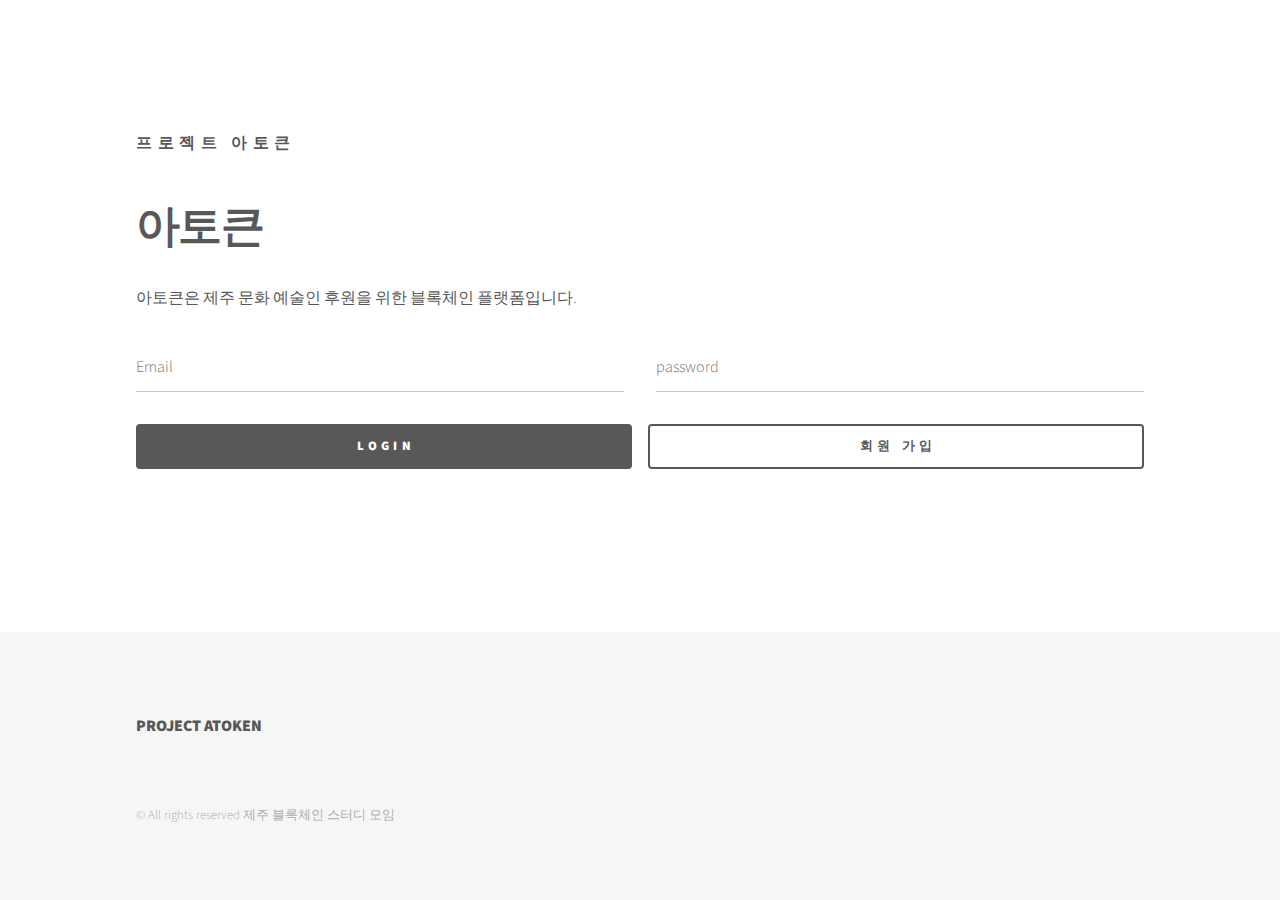
<file: blockchain_fe/index.html>
<!DOCTYPE HTML>
<html>
	<head>
		<title>아토큰 서비스에 오신것을 환영합니다.</title>
		<meta charset="utf-8" />
        <meta name="viewport" content="width=device-width, initial-scale=1, user-scalable=no" />
        <link rel="stylesheet" href="assets/css/main.css" />
        <link rel="stylesheet" href="assets/css/custom.css" />
	</head>
	<body>
	<div id="wrapper" class="atoken_login">
		<header id="header">
			<div class="inner">
				<a href="index.html" class="logo">
					<span class="title">프로젝트 아토큰</span>
				</a>
			</div>
		</header>
		<!-- 메인 페이지 -->
			<div id="main">
				<div class="inner">
					<header>
						<h1>아토큰</h1>
						<p>아토큰은 제주 문화 예술인 후원을 위한 블록체인 플랫폼입니다.</p>
                    </header>
                    <form method="post" action="#">
                        <div class="row gtr-uniform">
                            <div class="col-6 col-12-xsmall">
                                <input type="email" name="demo-email" id="demo-email" value="" placeholder="Email" />
                            </div>
                            <div class="col-6 col-12-xsmall">
                                <input type="password" name="password" id="password" value="" placeholder="password" />
                            </div>
                            <div class="col-12">
                                <ul class="actions fit">
                                    <li><input type="submit" value="Login" class="primary" /></li>
                                    <li><a href="#" class="button">회원 가입</a></li>
                                </ul>
                            </div>
                        </div>
                    </form>
				</div>
			</div>
		<!-- Footer -->
			<footer id="footer">
				<div class="inner">
                    <strong>PROJECT ATOKEN</strong>
					<ul class="copyright">
						<li>&copy; All rights reserved 제주 블록체인 스터디 모임</li>
					</ul>
				</div>
			</footer>
	</div>
	</body>
</html>
</file>
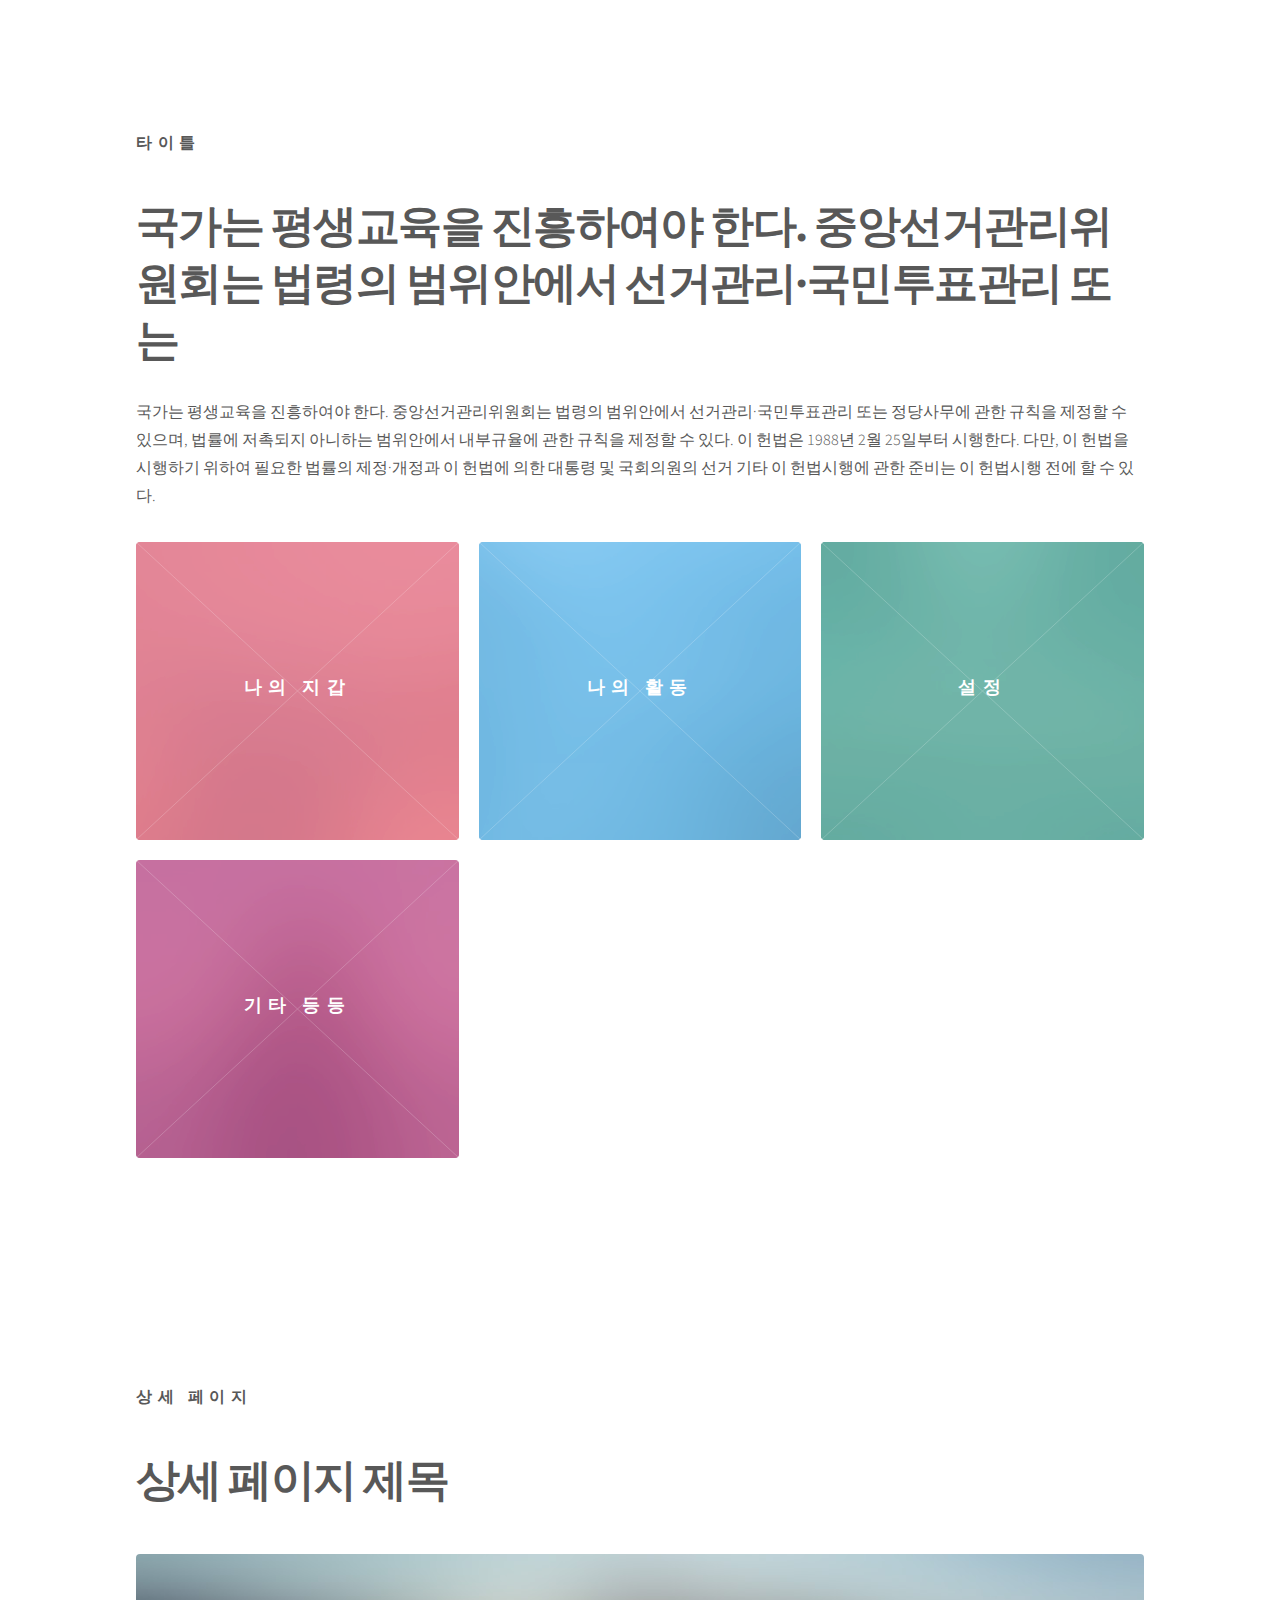
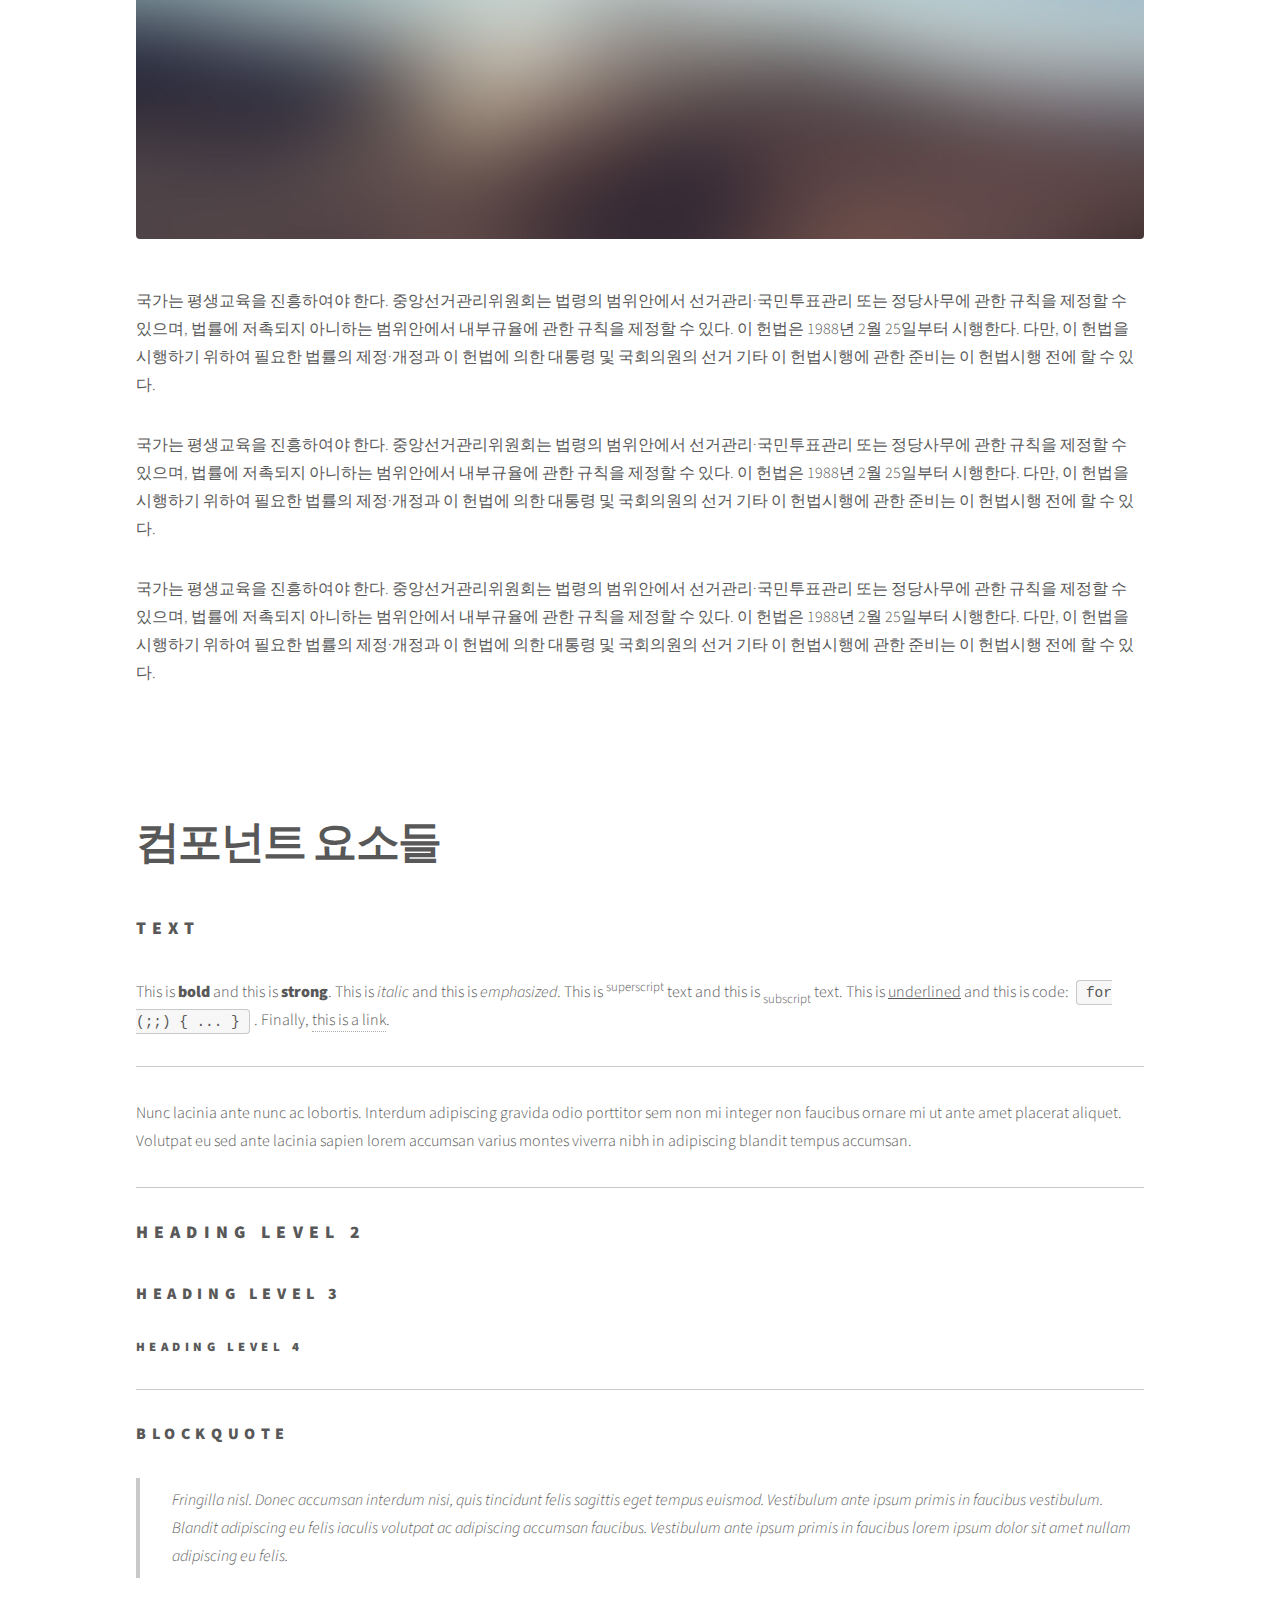
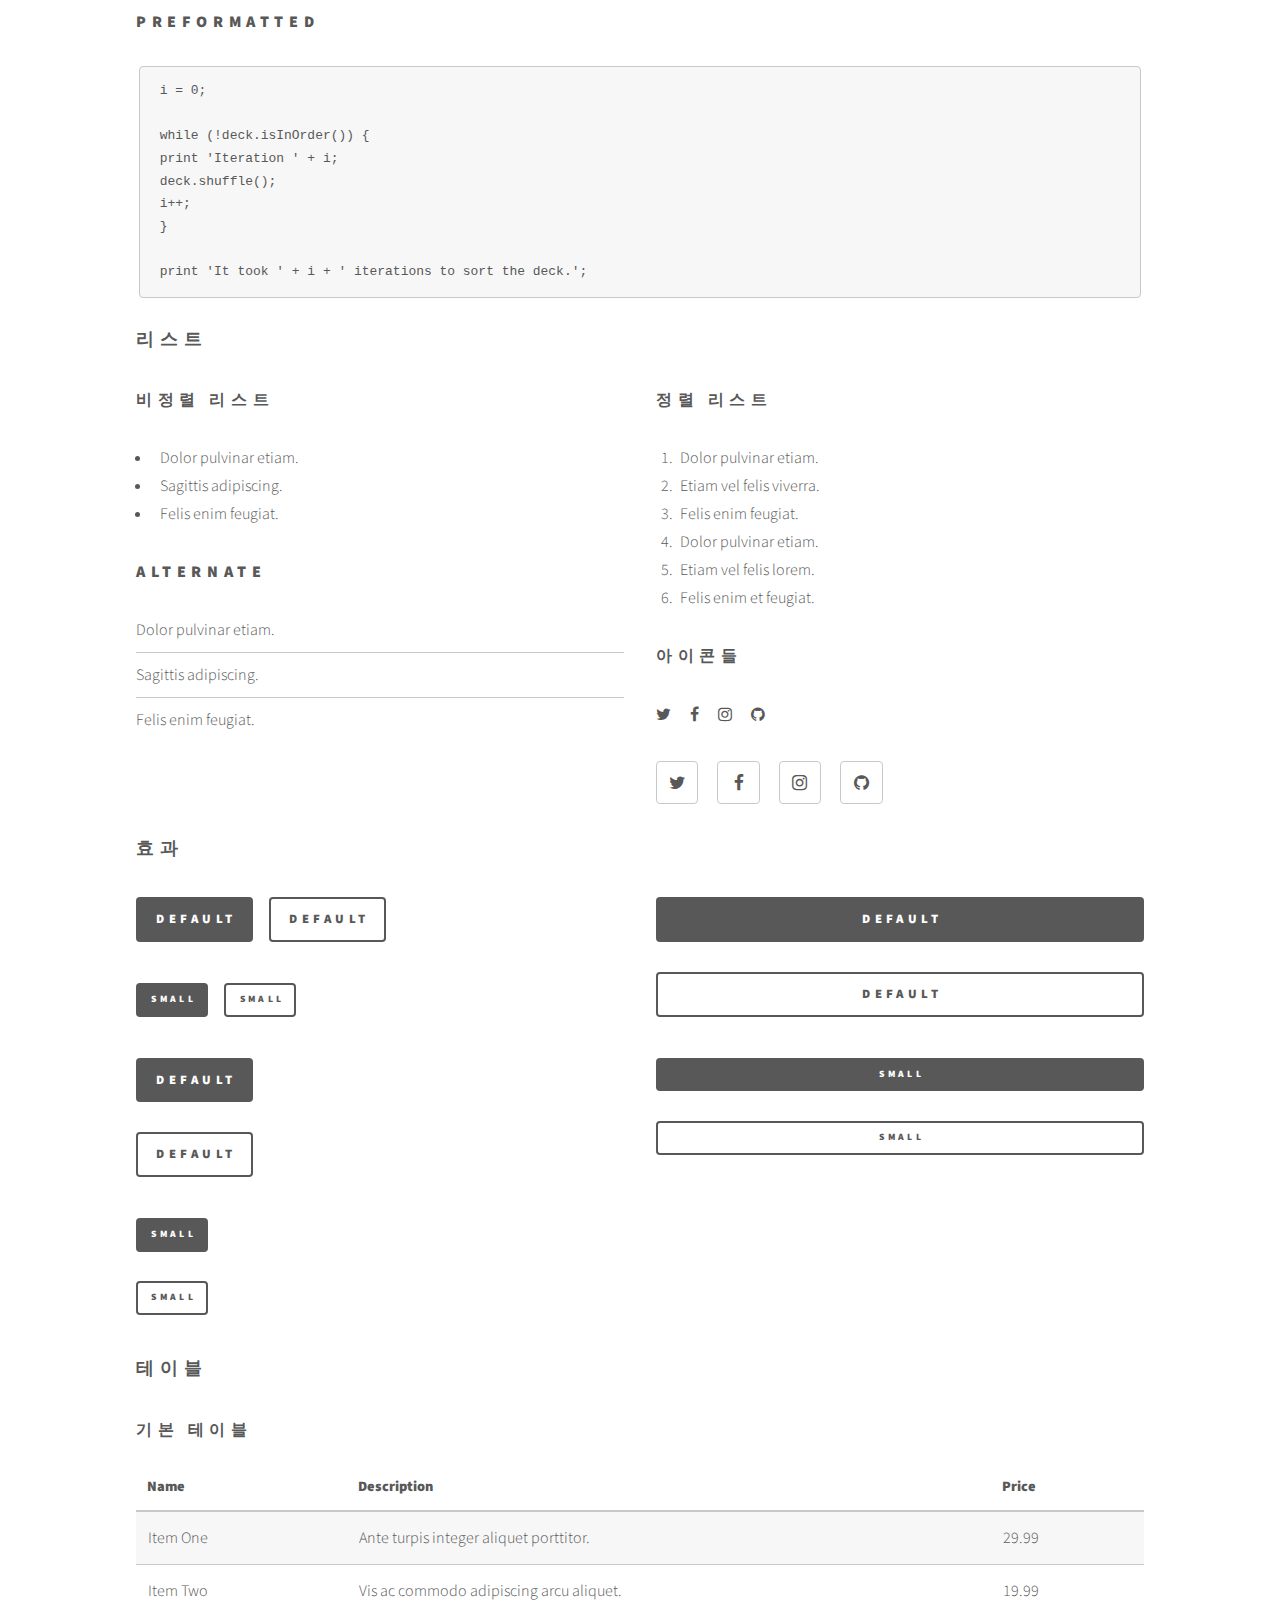
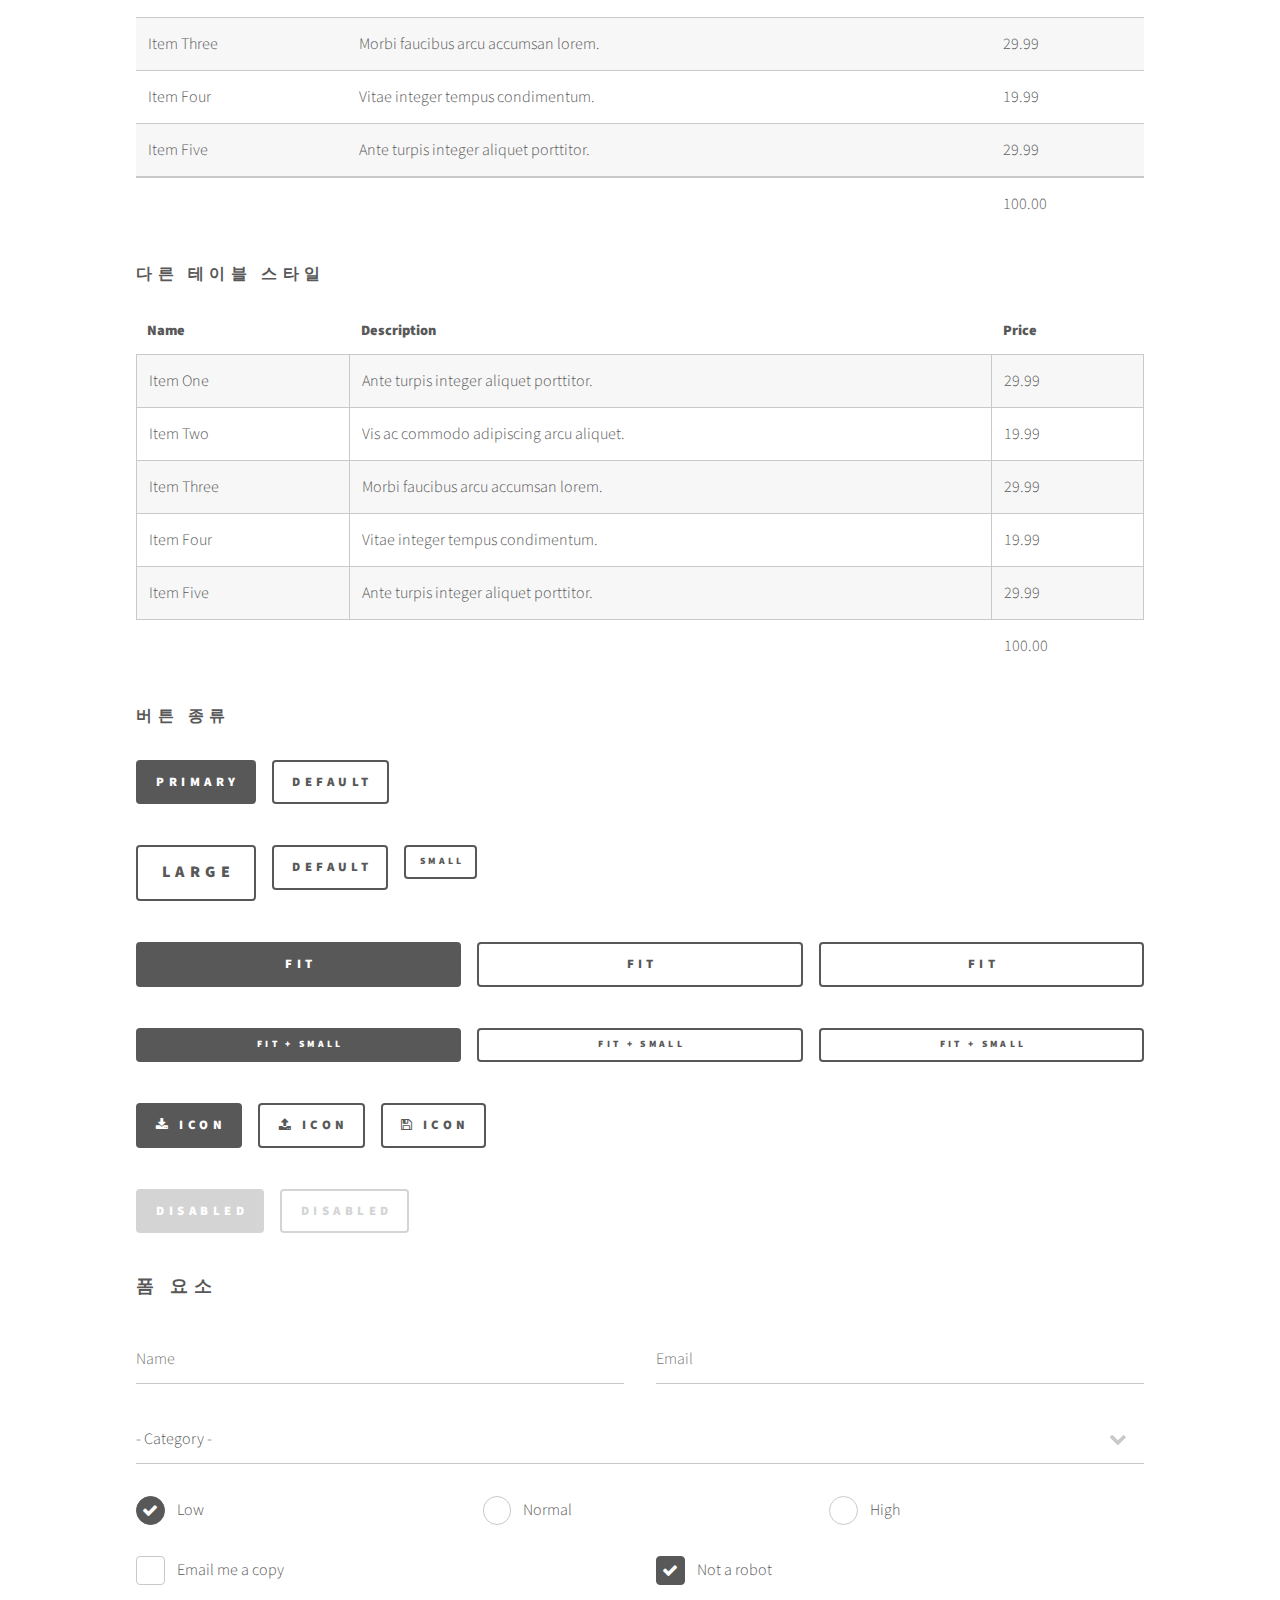
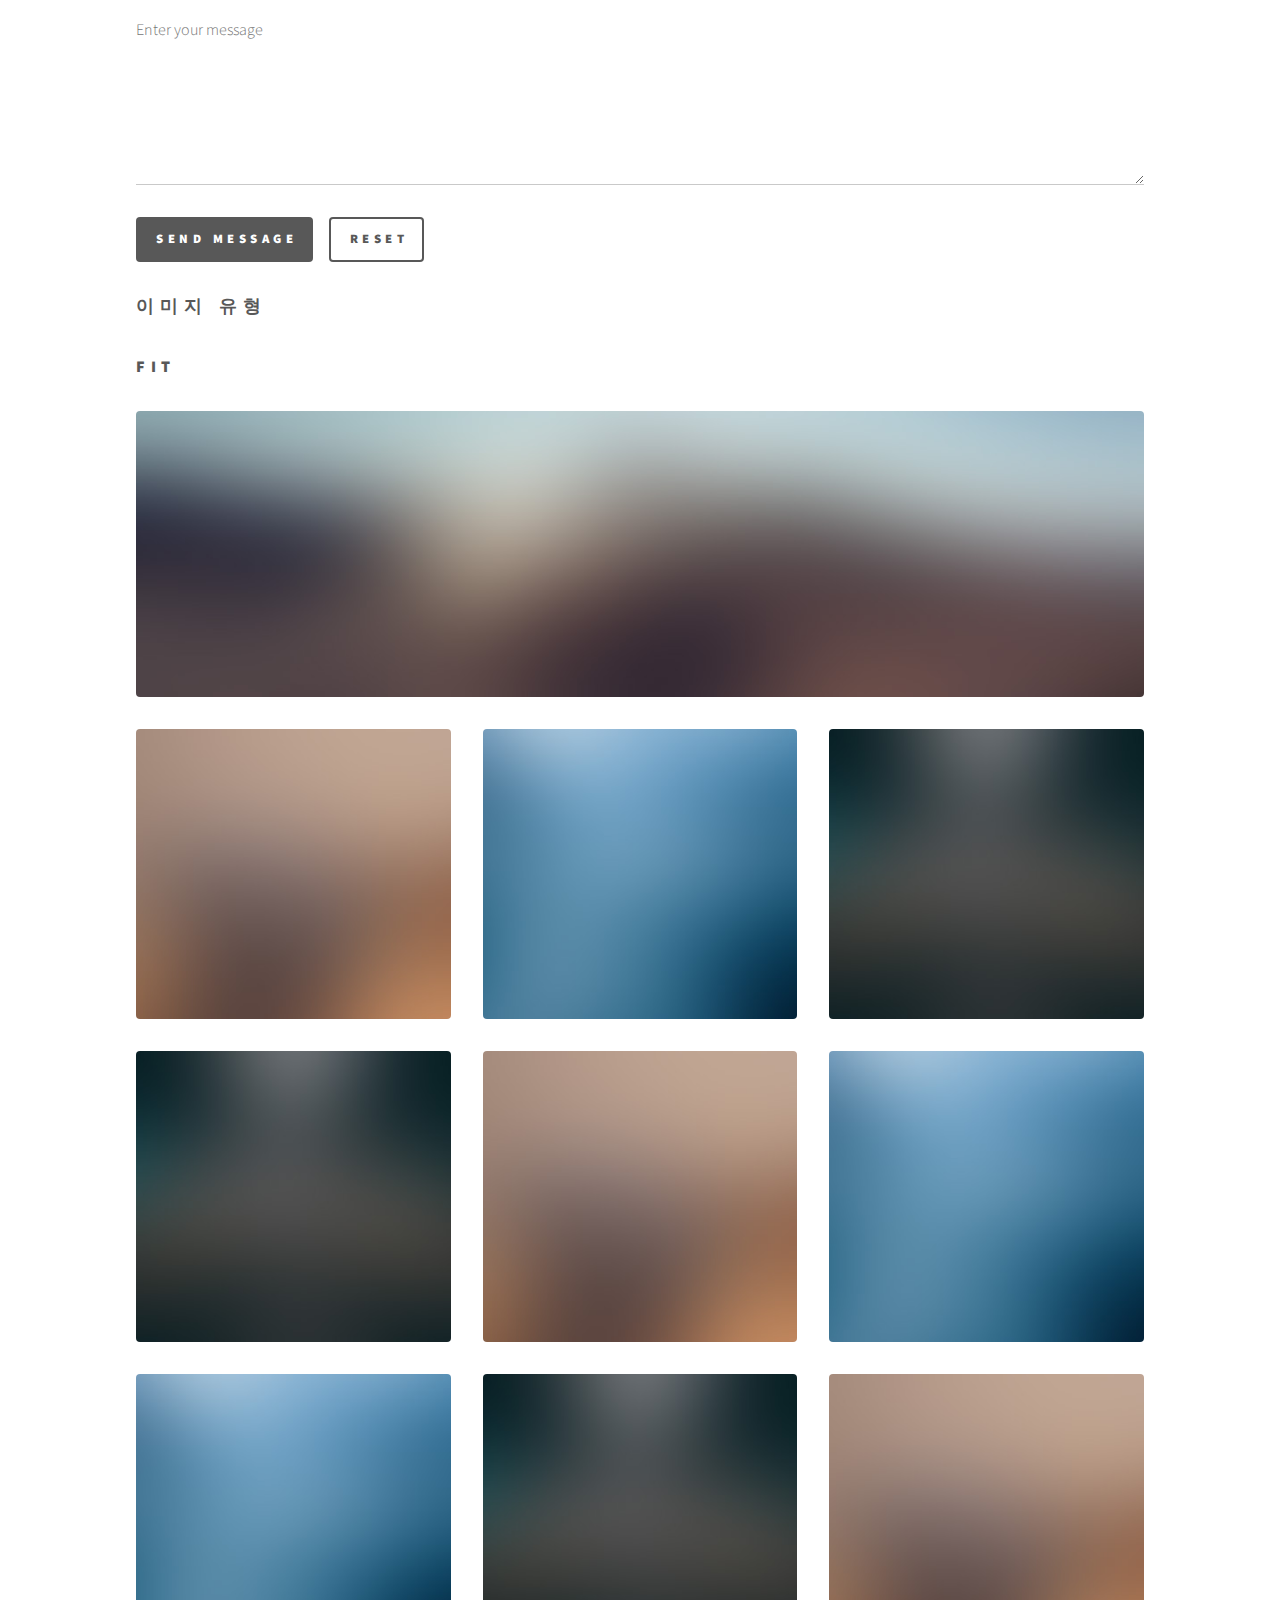
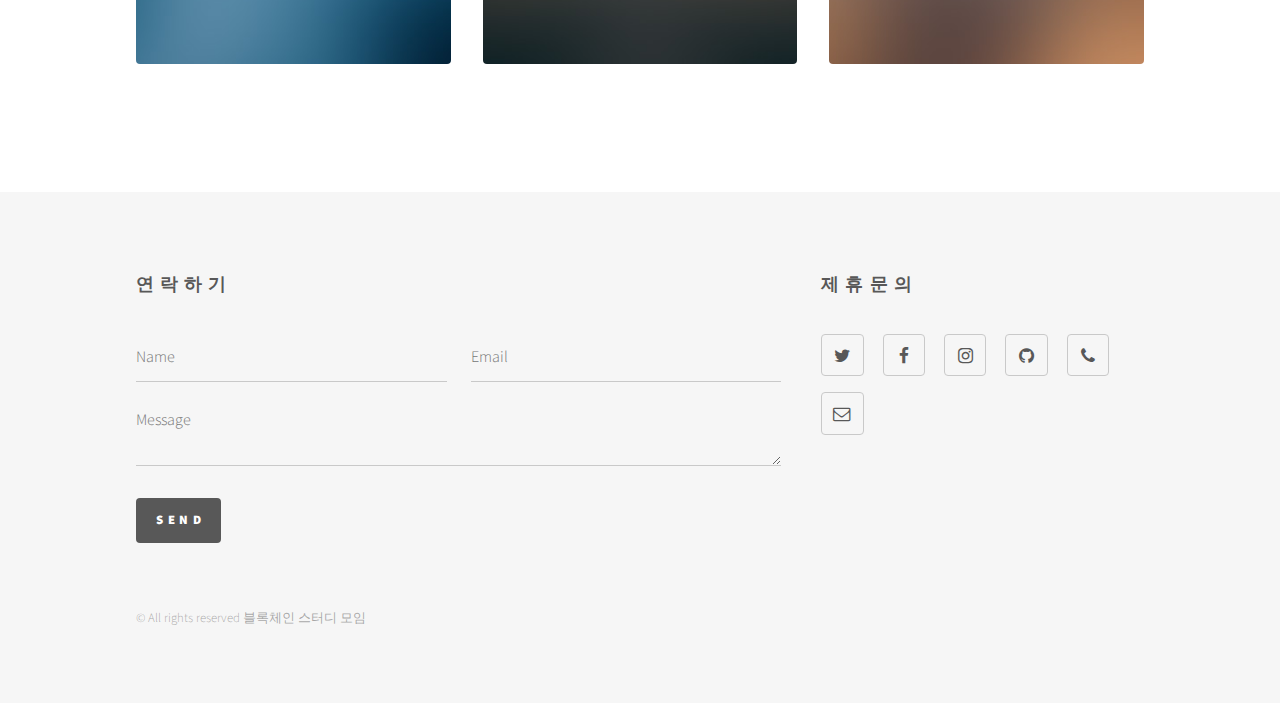
<file: blockchain_fe/sample.html>
<!DOCTYPE HTML>
<html>
	<head>
		<title>블록체인 프로젝트 템플릿 페이지</title>
		<meta charset="utf-8" />
		<meta name="viewport" content="width=device-width, initial-scale=1, user-scalable=no" />
		<link rel="stylesheet" href="assets/css/main.css" />
	</head>
	<body>
	<div id="wrapper">
		<header id="header">
			<div class="inner">
				<a href="index.html" class="logo">
					<span class="title">타이틀</span>
				</a>
			</div>
		</header>
		<!-- 메인 페이지 -->
			<div id="main">
				<div class="inner">
					<header>
						<h1>국가는 평생교육을 진흥하여야 한다. 중앙선거관리위원회는 법령의 범위안에서 선거관리·국민투표관리 또는</h1>
						<p>국가는 평생교육을 진흥하여야 한다. 중앙선거관리위원회는 법령의 범위안에서 선거관리·국민투표관리 또는 정당사무에 관한 규칙을 제정할 수 있으며, 법률에 저촉되지 아니하는 범위안에서 내부규율에 관한 규칙을 제정할 수 있다. 이 헌법은 1988년 2월 25일부터 시행한다. 다만, 이 헌법을 시행하기 위하여 필요한 법률의 제정·개정과 이 헌법에 의한 대통령 및 국회의원의 선거 기타 이 헌법시행에 관한 준비는 이 헌법시행 전에 할 수 있다.</p>
					</header>
					<section class="tiles">
						<article class="style1">
							<span class="image">
								<img src="images/pic01.jpg" alt="" />
							</span>
							<a href="#">
								<h2>나의 지갑</h2>
								<div class="content">
									<p>국가는 평생교육을 진흥하여야 한다. 중앙선거관리위원회는 법령의 범위안에서 선</p>
								</div>
							</a>
						</article>
						<article class="style2">
							<span class="image">
								<img src="images/pic02.jpg" alt="" />
							</span>
							<a href="#">
								<h2>나의 활동</h2>
								<div class="content">
									<p>국가는 평생교육을 진흥하여야 한다. 중앙선거관리위원회는 법령의 범위안에서 선</p>
								</div>
							</a>
						</article>
						<article class="style3">
							<span class="image">
								<img src="images/pic03.jpg" alt="" />
							</span>
							<a href="#">
								<h2>설정</h2>
								<div class="content">
									<p>국가는 평생교육을 진흥하여야 한다. 중앙선거관리위원회는 법령의 범위안에서 선</p>
								</div>
							</a>
						</article>
						<article class="style4">
							<span class="image">
								<img src="images/pic04.jpg" alt="" />
							</span>
							<a href="#">
								<h2>기타 등등</h2>
								<div class="content">
									<p>국가는 평생교육을 진흥하여야 한다. 중앙선거관리위원회는 법령의 범위안에서 선</p>
								</div>
							</a>
						</article>								
					</section>
				</div>
			</div>
			<!-- 상세 페이지 -->
			<header id="header">
				<div class="inner">
					<a href="index.html" class="logo">
						<span class="title">상세 페이지</span>
					</a>
				</div>
			</header>
			<div id="main">
				<div class="inner">
					<h1>상세 페이지 제목</h1>
					<span class="image main"><img src="images/pic13.jpg" alt="" /></span>
					<p>국가는 평생교육을 진흥하여야 한다. 중앙선거관리위원회는 법령의 범위안에서 선거관리·국민투표관리 또는 정당사무에 관한 규칙을 제정할 수 있으며, 법률에 저촉되지 아니하는 범위안에서 내부규율에 관한 규칙을 제정할 수 있다. 이 헌법은 1988년 2월 25일부터 시행한다. 다만, 이 헌법을 시행하기 위하여 필요한 법률의 제정·개정과 이 헌법에 의한 대통령 및 국회의원의 선거 기타 이 헌법시행에 관한 준비는 이 헌법시행 전에 할 수 있다.</p>
					<p>국가는 평생교육을 진흥하여야 한다. 중앙선거관리위원회는 법령의 범위안에서 선거관리·국민투표관리 또는 정당사무에 관한 규칙을 제정할 수 있으며, 법률에 저촉되지 아니하는 범위안에서 내부규율에 관한 규칙을 제정할 수 있다. 이 헌법은 1988년 2월 25일부터 시행한다. 다만, 이 헌법을 시행하기 위하여 필요한 법률의 제정·개정과 이 헌법에 의한 대통령 및 국회의원의 선거 기타 이 헌법시행에 관한 준비는 이 헌법시행 전에 할 수 있다.</p>
					<p>국가는 평생교육을 진흥하여야 한다. 중앙선거관리위원회는 법령의 범위안에서 선거관리·국민투표관리 또는 정당사무에 관한 규칙을 제정할 수 있으며, 법률에 저촉되지 아니하는 범위안에서 내부규율에 관한 규칙을 제정할 수 있다. 이 헌법은 1988년 2월 25일부터 시행한다. 다만, 이 헌법을 시행하기 위하여 필요한 법률의 제정·개정과 이 헌법에 의한 대통령 및 국회의원의 선거 기타 이 헌법시행에 관한 준비는 이 헌법시행 전에 할 수 있다.</p>
				</div>
			</div>
			<!-- 컴포넌트 페이지 -->
			<div id="main">
				<div class="inner">
					<h1>컴포넌트 요소들</h1>

					<!-- Text -->
						<section>
							<h2>Text</h2>
							<p>This is <b>bold</b> and this is <strong>strong</strong>. This is <i>italic</i> and this is <em>emphasized</em>.
							This is <sup>superscript</sup> text and this is <sub>subscript</sub> text.
							This is <u>underlined</u> and this is code: <code>for (;;) { ... }</code>. Finally, <a href="#">this is a link</a>.</p>
							<hr />
							<p>Nunc lacinia ante nunc ac lobortis. Interdum adipiscing gravida odio porttitor sem non mi integer non faucibus ornare mi ut ante amet placerat aliquet. Volutpat eu sed ante lacinia sapien lorem accumsan varius montes viverra nibh in adipiscing blandit tempus accumsan.</p>
							<hr />
							<h2>Heading Level 2</h2>
							<h3>Heading Level 3</h3>
							<h4>Heading Level 4</h4>
							<hr />
							<h3>Blockquote</h3>
							<blockquote>Fringilla nisl. Donec accumsan interdum nisi, quis tincidunt felis sagittis eget tempus euismod. Vestibulum ante ipsum primis in faucibus vestibulum. Blandit adipiscing eu felis iaculis volutpat ac adipiscing accumsan faucibus. Vestibulum ante ipsum primis in faucibus lorem ipsum dolor sit amet nullam adipiscing eu felis.</blockquote>
							<h3>Preformatted</h3>
							<pre><code>i = 0;

while (!deck.isInOrder()) {
print 'Iteration ' + i;
deck.shuffle();
i++;
}

print 'It took ' + i + ' iterations to sort the deck.';</code></pre>
						</section>
						<section>
							<h2>리스트</h2>
							<div class="row">
								<div class="col-6 col-12-medium">
									<h3>비정렬 리스트</h3>
									<ul>
										<li>Dolor pulvinar etiam.</li>
										<li>Sagittis adipiscing.</li>
										<li>Felis enim feugiat.</li>
									</ul>
									<h3>Alternate</h3>
									<ul class="alt">
										<li>Dolor pulvinar etiam.</li>
										<li>Sagittis adipiscing.</li>
										<li>Felis enim feugiat.</li>
									</ul>
								</div>
								<div class="col-6 col-12-medium">
									<h3>정렬 리스트</h3>
									<ol>
										<li>Dolor pulvinar etiam.</li>
										<li>Etiam vel felis viverra.</li>
										<li>Felis enim feugiat.</li>
										<li>Dolor pulvinar etiam.</li>
										<li>Etiam vel felis lorem.</li>
										<li>Felis enim et feugiat.</li>
									</ol>
									<h3>아이콘들</h3>
									<ul class="icons">
										<li><a href="#" class="icon style1 fa-twitter"><span class="label">Twitter</span></a></li>
										<li><a href="#" class="icon style1 fa-facebook"><span class="label">Facebook</span></a></li>
										<li><a href="#" class="icon style1 fa-instagram"><span class="label">Instagram</span></a></li>
										<li><a href="#" class="icon style1 fa-github"><span class="label">Github</span></a></li>
									</ul>
									<ul class="icons">
										<li><a href="#" class="icon style2 fa-twitter"><span class="label">Twitter</span></a></li>
										<li><a href="#" class="icon style2 fa-facebook"><span class="label">Facebook</span></a></li>
										<li><a href="#" class="icon style2 fa-instagram"><span class="label">Instagram</span></a></li>
										<li><a href="#" class="icon style2 fa-github"><span class="label">Github</span></a></li>
									</ul>
								</div>
							</div>
							<h2>효과</h2>
							<div class="row">
								<div class="col-6 col-12-medium">
									<ul class="actions">
										<li><a href="#" class="button primary">Default</a></li>
										<li><a href="#" class="button">Default</a></li>
									</ul>
									<ul class="actions small">
										<li><a href="#" class="button primary small">Small</a></li>
										<li><a href="#" class="button small">Small</a></li>
									</ul>
									<ul class="actions stacked">
										<li><a href="#" class="button primary">Default</a></li>
										<li><a href="#" class="button">Default</a></li>
									</ul>
									<ul class="actions stacked">
										<li><a href="#" class="button primary small">Small</a></li>
										<li><a href="#" class="button small">Small</a></li>
									</ul>
								</div>
								<div class="col-6 col-12-medium">
									<ul class="actions stacked">
										<li><a href="#" class="button primary fit">Default</a></li>
										<li><a href="#" class="button fit">Default</a></li>
									</ul>
									<ul class="actions stacked">
										<li><a href="#" class="button primary small fit">Small</a></li>
										<li><a href="#" class="button small fit">Small</a></li>
									</ul>
								</div>
							</div>
						</section>

					<!-- 테이블 -->
						<section>
							<h2>테이블</h2>
							<h3>기본 테이블</h3>
							<div class="table-wrapper">
								<table>
									<thead>
										<tr>
											<th>Name</th>
											<th>Description</th>
											<th>Price</th>
										</tr>
									</thead>
									<tbody>
										<tr>
											<td>Item One</td>
											<td>Ante turpis integer aliquet porttitor.</td>
											<td>29.99</td>
										</tr>
										<tr>
											<td>Item Two</td>
											<td>Vis ac commodo adipiscing arcu aliquet.</td>
											<td>19.99</td>
										</tr>
										<tr>
											<td>Item Three</td>
											<td> Morbi faucibus arcu accumsan lorem.</td>
											<td>29.99</td>
										</tr>
										<tr>
											<td>Item Four</td>
											<td>Vitae integer tempus condimentum.</td>
											<td>19.99</td>
										</tr>
										<tr>
											<td>Item Five</td>
											<td>Ante turpis integer aliquet porttitor.</td>
											<td>29.99</td>
										</tr>
									</tbody>
									<tfoot>
										<tr>
											<td colspan="2"></td>
											<td>100.00</td>
										</tr>
									</tfoot>
								</table>
							</div>

							<h3>다른 테이블 스타일</h3>
							<div class="table-wrapper">
								<table class="alt">
									<thead>
										<tr>
											<th>Name</th>
											<th>Description</th>
											<th>Price</th>
										</tr>
									</thead>
									<tbody>
										<tr>
											<td>Item One</td>
											<td>Ante turpis integer aliquet porttitor.</td>
											<td>29.99</td>
										</tr>
										<tr>
											<td>Item Two</td>
											<td>Vis ac commodo adipiscing arcu aliquet.</td>
											<td>19.99</td>
										</tr>
										<tr>
											<td>Item Three</td>
											<td> Morbi faucibus arcu accumsan lorem.</td>
											<td>29.99</td>
										</tr>
										<tr>
											<td>Item Four</td>
											<td>Vitae integer tempus condimentum.</td>
											<td>19.99</td>
										</tr>
										<tr>
											<td>Item Five</td>
											<td>Ante turpis integer aliquet porttitor.</td>
											<td>29.99</td>
										</tr>
									</tbody>
									<tfoot>
										<tr>
											<td colspan="2"></td>
											<td>100.00</td>
										</tr>
									</tfoot>
								</table>
							</div>
						</section>

					<!-- 버튼 -->
						<section>
							<h3>버튼 종류</h3>
							<ul class="actions">
								<li><a href="#" class="button primary">Primary</a></li>
								<li><a href="#" class="button">Default</a></li>
							</ul>
							<ul class="actions">
								<li><a href="#" class="button large">Large</a></li>
								<li><a href="#" class="button">Default</a></li>
								<li><a href="#" class="button small">Small</a></li>
							</ul>
							<ul class="actions fit">
								<li><a href="#" class="button primary fit">Fit</a></li>
								<li><a href="#" class="button fit">Fit</a></li>
								<li><a href="#" class="button fit">Fit</a></li>
							</ul>
							<ul class="actions fit small">
								<li><a href="#" class="button primary fit small">Fit + Small</a></li>
								<li><a href="#" class="button fit small">Fit + Small</a></li>
								<li><a href="#" class="button fit small">Fit + Small</a></li>
							</ul>
							<ul class="actions">
								<li><a href="#" class="button primary icon fa-download">Icon</a></li>
								<li><a href="#" class="button icon fa-upload">Icon</a></li>
								<li><a href="#" class="button icon fa-save">Icon</a></li>
							</ul>
							<ul class="actions">
								<li><span class="button primary disabled">Disabled</span></li>
								<li><span class="button disabled">Disabled</span></li>
							</ul>
						</section>

					<!-- 폼 요소 -->
						<section>
							<h2>폼 요소</h2>
							<form method="post" action="#">
								<div class="row gtr-uniform">
									<div class="col-6 col-12-xsmall">
										<input type="text" name="demo-name" id="demo-name" value="" placeholder="Name" />
									</div>
									<div class="col-6 col-12-xsmall">
										<input type="email" name="demo-email" id="demo-email" value="" placeholder="Email" />
									</div>
									<div class="col-12">
										<select name="demo-category" id="demo-category">
											<option value="">- Category -</option>
											<option value="1">Manufacturing</option>
											<option value="1">Shipping</option>
											<option value="1">Administration</option>
											<option value="1">Human Resources</option>
										</select>
									</div>
									<div class="col-4 col-12-small">
										<input type="radio" id="demo-priority-low" name="demo-priority" checked>
										<label for="demo-priority-low">Low</label>
									</div>
									<div class="col-4 col-12-small">
										<input type="radio" id="demo-priority-normal" name="demo-priority">
										<label for="demo-priority-normal">Normal</label>
									</div>
									<div class="col-4 col-12-small">
										<input type="radio" id="demo-priority-high" name="demo-priority">
										<label for="demo-priority-high">High</label>
									</div>
									<div class="col-6 col-12-small">
										<input type="checkbox" id="demo-copy" name="demo-copy">
										<label for="demo-copy">Email me a copy</label>
									</div>
									<div class="col-6 col-12-small">
										<input type="checkbox" id="demo-human" name="demo-human" checked>
										<label for="demo-human">Not a robot</label>
									</div>
									<div class="col-12">
										<textarea name="demo-message" id="demo-message" placeholder="Enter your message" rows="6"></textarea>
									</div>
									<div class="col-12">
										<ul class="actions">
											<li><input type="submit" value="Send Message" class="primary" /></li>
											<li><input type="reset" value="Reset" /></li>
										</ul>
									</div>
								</div>
							</form>
						</section>

					<!-- 이미지 -->
						<section>
							<h2>이미지 유형</h2>
							<h3>Fit</h3>
							<div class="box alt">
								<div class="row gtr-uniform">
									<div class="col-12"><span class="image fit"><img src="images/pic13.jpg" alt="" /></span></div>
									<div class="col-4"><span class="image fit"><img src="images/pic01.jpg" alt="" /></span></div>
									<div class="col-4"><span class="image fit"><img src="images/pic02.jpg" alt="" /></span></div>
									<div class="col-4"><span class="image fit"><img src="images/pic03.jpg" alt="" /></span></div>
									<div class="col-4"><span class="image fit"><img src="images/pic03.jpg" alt="" /></span></div>
									<div class="col-4"><span class="image fit"><img src="images/pic01.jpg" alt="" /></span></div>
									<div class="col-4"><span class="image fit"><img src="images/pic02.jpg" alt="" /></span></div>
									<div class="col-4"><span class="image fit"><img src="images/pic02.jpg" alt="" /></span></div>
									<div class="col-4"><span class="image fit"><img src="images/pic03.jpg" alt="" /></span></div>
									<div class="col-4"><span class="image fit"><img src="images/pic01.jpg" alt="" /></span></div>
								</div>
							</div>
						</section>

				</div>
			</div>

		<!-- Footer -->
			<footer id="footer">
				<div class="inner">
					<section>
						<h2>연락하기</h2>
						<form method="post" action="#">
							<div class="fields">
								<div class="field half">
									<input type="text" name="name" id="name" placeholder="Name" />
								</div>
								<div class="field half">
									<input type="email" name="email" id="email" placeholder="Email" />
								</div>
								<div class="field">
									<textarea name="message" id="message" placeholder="Message"></textarea>
								</div>
							</div>
							<ul class="actions">
								<li><input type="submit" value="Send" class="primary" /></li>
							</ul>
						</form>
					</section>
					<section>
						<h2>제휴문의</h2>
						<ul class="icons">
							<li><a href="#" class="icon style2 fa-twitter"><span class="label">Twitter</span></a></li>
							<li><a href="#" class="icon style2 fa-facebook"><span class="label">Facebook</span></a></li>
							<li><a href="#" class="icon style2 fa-instagram"><span class="label">Instagram</span></a></li>
							<li><a href="#" class="icon style2 fa-github"><span class="label">GitHub</span></a></li>
							<li><a href="#" class="icon style2 fa-phone"><span class="label">Phone</span></a></li>
							<li><a href="#" class="icon style2 fa-envelope-o"><span class="label">Email</span></a></li>
						</ul>
					</section>
					<ul class="copyright">
						<li>&copy; All rights reserved 블록체인 스터디 모임</li>
					</ul>
				</div>
			</footer>

	</div>
	</body>
</html>
</file>
<file: blockchain_fe/assets/css/custom.css>
#wrapper.atoken_login #footer{
position:fixed;
width:100%;
bottom:0;

}
</file>
<file: blockchain_fe/assets/css/main.css>
@import url(font-awesome.min.css);
@import url("https://fonts.googleapis.com/css?family=Source+Sans+Pro:300,700,900");

html, body, div, span, applet, object,
iframe, h1, h2, h3, h4, h5, h6, p, blockquote,
pre, a, abbr, acronym, address, big, cite,
code, del, dfn, em, img, ins, kbd, q, s, samp,
small, strike, strong, sub, sup, tt, var, b,
u, i, center, dl, dt, dd, ol, ul, li, fieldset,
form, label, legend, table, caption, tbody,
tfoot, thead, tr, th, td, article, aside,
canvas, details, embed, figure, figcaption,
footer, header, hgroup, menu, nav, output, ruby,
section, summary, time, mark, audio, video {
	margin: 0;
	padding: 0;
	border: 0;
	font-size: 100%;
	font: inherit;
	vertical-align: baseline;}

article, aside, details, figcaption, figure,
footer, header, hgroup, menu, nav, section {
	display: block;}

body {
	line-height: 1;
}

ol, ul {
	list-style: none;
}

blockquote, q {
	quotes: none;
}

	blockquote:before, blockquote:after, q:before, q:after {
		content: '';
		content: none;
	}

table {
	border-collapse: collapse;
	border-spacing: 0;
}

body {
	-webkit-text-size-adjust: none;
}

mark {
	background-color: transparent;
	color: inherit;
}

input::-moz-focus-inner {
	border: 0;
	padding: 0;
}

input, select, textarea {
	-moz-appearance: none;
	-webkit-appearance: none;
	-ms-appearance: none;
	appearance: none;
}

/* 메인 */

	@-ms-viewport {
		width: device-width;
	}

	body {
		-ms-overflow-style: scrollbar;
	}

	@media screen and (max-width: 480px) {

		html, body {
			min-width: 320px;
		}

	}

	html {
		box-sizing: border-box;
	}

	*, *:before, *:after {
		box-sizing: inherit;
	}

	body {
		background: #ffffff;
	}

		body.is-preload *, body.is-preload *:before, body.is-preload *:after {
			-moz-animation: none !important;
			-webkit-animation: none !important;
			-ms-animation: none !important;
			animation: none !important;
			-moz-transition: none !important;
			-webkit-transition: none !important;
			-ms-transition: none !important;
			transition: none !important;
		}

/* 타입 요소 */

	body, input, select, textarea {
		color: #585858;
		font-family: "Source Sans Pro", Helvetica, sans-serif;
		font-size: 16pt;
		font-weight: 300;
		line-height: 1.75;
	}

		@media screen and (max-width: 1680px) {

			body, input, select, textarea {
				font-size: 14pt;
			}

		}

		@media screen and (max-width: 1280px) {

			body, input, select, textarea {
				font-size: 12pt;
			}

		}

	a {
		-moz-transition: border-bottom-color 0.2s ease, color 0.2s ease;
		-webkit-transition: border-bottom-color 0.2s ease, color 0.2s ease;
		-ms-transition: border-bottom-color 0.2s ease, color 0.2s ease;
		transition: border-bottom-color 0.2s ease, color 0.2s ease;
		text-decoration: none;
		color: #585858;
		border-bottom: dotted 1px rgba(88, 88, 88, 0.5);
	}

		a:hover {
			border-bottom-color: transparent;
			color: #f2849e !important;
		}

	strong, b {
		font-weight: 900;
	}

	em, i {
		font-style: italic;
	}

	p {
		margin: 0 0 2em 0;
	}

	h1 {
		font-size: 2.75em;
		font-weight: 700;
		line-height: 1.3;
		margin: 0 0 1em 0;
		letter-spacing: -0.035em;
	}

		h1 a {
			color: inherit;
		}

		@media screen and (max-width: 736px) {

			h1 {
				font-size: 2em;
				margin: 0 0 1em 0;
			}

		}

		@media screen and (max-width: 360px) {

			h1 {
				font-size: 1.75em;
			}

		}

	h2, h3, h4, h5, h6 {
		font-weight: 900;
		line-height: 1.5;
		margin: 0 0 2em 0;
		text-transform: uppercase;
		letter-spacing: 0.35em;
	}

		h2 a, h3 a, h4 a, h5 a, h6 a {
			color: inherit;
		}

	h2 {
		font-size: 1.1em;
	}

	h3 {
		font-size: 1em;
	}

	h4 {
		font-size: 0.8em;
	}

	h5 {
		font-size: 0.8em;
	}

	h6 {
		font-size: 0.8em;
	}

	@media screen and (max-width: 980px) {

		h1 br, h2 br, h3 br, h4 br, h5 br, h6 br {
			display: none;
		}

	}

	@media screen and (max-width: 736px) {

		h2 {
			font-size: 1em;
		}

		h3 {
			font-size: 0.8em;
		}

	}

	sub {
		font-size: 0.8em;
		position: relative;
		top: 0.5em;
	}

	sup {
		font-size: 0.8em;
		position: relative;
		top: -0.5em;
	}

	blockquote {
		border-left: solid 4px #c9c9c9;
		font-style: italic;
		margin: 0 0 2em 0;
		padding: 0.5em 0 0.5em 2em;
	}

	code {
		background: rgba(144, 144, 144, 0.075);
		border-radius: 4px;
		border: solid 1px #c9c9c9;
		font-family: "Courier New", monospace;
		font-size: 0.9em;
		margin: 0 0.25em;
		padding: 0.25em 0.65em;
	}

	pre {
		-webkit-overflow-scrolling: touch;
		font-family: "Courier New", monospace;
		font-size: 0.9em;
		margin: 0 0 2em 0;
	}

		pre code {
			display: block;
			line-height: 1.75;
			padding: 1em 1.5em;
			overflow-x: auto;
		}

	hr {
		border: 0;
		border-bottom: solid 1px #c9c9c9;
		margin: 2em 0;
	}

		hr.major {
			margin: 3em 0;
		}

	.align-left {
		text-align: left;
	}

	.align-center {
		text-align: center;
	}

	.align-right {
		text-align: right;
	}

/* Row */

	.row {
		display: flex;
		flex-wrap: wrap;
		box-sizing: border-box;
		align-items: stretch;
	}

		.row > * {
			box-sizing: border-box;
		}

		.row.gtr-uniform > * > :last-child {
			margin-bottom: 0;
		}

		.row.aln-left {
			justify-content: flex-start;
		}

		.row.aln-center {
			justify-content: center;
		}

		.row.aln-right {
			justify-content: flex-end;
		}

		.row.aln-top {
			align-items: flex-start;
		}

		.row.aln-middle {
			align-items: center;
		}

		.row.aln-bottom {
			align-items: flex-end;
		}

		.row > .imp {
			order: -1;
		}

		.row > .col-1 {
			width: 8.3333333333%;
		}

		.row > .off-1 {
			margin-left: 8.3333333333%;
		}

		.row > .col-2 {
			width: 16.6666666667%;
		}

		.row > .off-2 {
			margin-left: 16.6666666667%;
		}

		.row > .col-3 {
			width: 25%;
		}

		.row > .off-3 {
			margin-left: 25%;
		}

		.row > .col-4 {
			width: 33.3333333333%;
		}

		.row > .off-4 {
			margin-left: 33.3333333333%;
		}

		.row > .col-5 {
			width: 41.6666666667%;
		}

		.row > .off-5 {
			margin-left: 41.6666666667%;
		}

		.row > .col-6 {
			width: 50%;
		}

		.row > .off-6 {
			margin-left: 50%;
		}

		.row > .col-7 {
			width: 58.3333333333%;
		}

		.row > .off-7 {
			margin-left: 58.3333333333%;
		}

		.row > .col-8 {
			width: 66.6666666667%;
		}

		.row > .off-8 {
			margin-left: 66.6666666667%;
		}

		.row > .col-9 {
			width: 75%;
		}

		.row > .off-9 {
			margin-left: 75%;
		}

		.row > .col-10 {
			width: 83.3333333333%;
		}

		.row > .off-10 {
			margin-left: 83.3333333333%;
		}

		.row > .col-11 {
			width: 91.6666666667%;
		}

		.row > .off-11 {
			margin-left: 91.6666666667%;
		}

		.row > .col-12 {
			width: 100%;
		}

		.row > .off-12 {
			margin-left: 100%;
		}

		.row.gtr-0 {
			margin-top: 0;
			margin-left: 0em;
		}

			.row.gtr-0 > * {
				padding: 0 0 0 0em;
			}

			.row.gtr-0.gtr-uniform {
				margin-top: 0em;
			}

				.row.gtr-0.gtr-uniform > * {
					padding-top: 0em;
				}

		.row.gtr-25 {
			margin-top: 0;
			margin-left: -0.5em;
		}

			.row.gtr-25 > * {
				padding: 0 0 0 0.5em;
			}

			.row.gtr-25.gtr-uniform {
				margin-top: -0.5em;
			}

				.row.gtr-25.gtr-uniform > * {
					padding-top: 0.5em;
				}

		.row.gtr-50 {
			margin-top: 0;
			margin-left: -1em;
		}

			.row.gtr-50 > * {
				padding: 0 0 0 1em;
			}

			.row.gtr-50.gtr-uniform {
				margin-top: -1em;
			}

				.row.gtr-50.gtr-uniform > * {
					padding-top: 1em;
				}

		.row {
			margin-top: 0;
			margin-left: -2em;
		}

			.row > * {
				padding: 0 0 0 2em;
			}

			.row.gtr-uniform {
				margin-top: -2em;
			}

				.row.gtr-uniform > * {
					padding-top: 2em;
				}

		.row.gtr-150 {
			margin-top: 0;
			margin-left: -3em;
		}

			.row.gtr-150 > * {
				padding: 0 0 0 3em;
			}

			.row.gtr-150.gtr-uniform {
				margin-top: -3em;
			}

				.row.gtr-150.gtr-uniform > * {
					padding-top: 3em;
				}

		.row.gtr-200 {
			margin-top: 0;
			margin-left: -4em;
		}

			.row.gtr-200 > * {
				padding: 0 0 0 4em;
			}

			.row.gtr-200.gtr-uniform {
				margin-top: -4em;
			}

				.row.gtr-200.gtr-uniform > * {
					padding-top: 4em;
				}

		@media screen and (max-width: 1680px) {

			.row {
				display: flex;
				flex-wrap: wrap;
				box-sizing: border-box;
				align-items: stretch;
			}

				.row > * {
					box-sizing: border-box;
				}

				.row.gtr-uniform > * > :last-child {
					margin-bottom: 0;
				}

				.row.aln-left {
					justify-content: flex-start;
				}

				.row.aln-center {
					justify-content: center;
				}

				.row.aln-right {
					justify-content: flex-end;
				}

				.row.aln-top {
					align-items: flex-start;
				}

				.row.aln-middle {
					align-items: center;
				}

				.row.aln-bottom {
					align-items: flex-end;
				}

				.row > .imp-xlarge {
					order: -1;
				}

				.row > .col-1-xlarge {
					width: 8.3333333333%;
				}

				.row > .off-1-xlarge {
					margin-left: 8.3333333333%;
				}

				.row > .col-2-xlarge {
					width: 16.6666666667%;
				}

				.row > .off-2-xlarge {
					margin-left: 16.6666666667%;
				}

				.row > .col-3-xlarge {
					width: 25%;
				}

				.row > .off-3-xlarge {
					margin-left: 25%;
				}

				.row > .col-4-xlarge {
					width: 33.3333333333%;
				}

				.row > .off-4-xlarge {
					margin-left: 33.3333333333%;
				}

				.row > .col-5-xlarge {
					width: 41.6666666667%;
				}

				.row > .off-5-xlarge {
					margin-left: 41.6666666667%;
				}

				.row > .col-6-xlarge {
					width: 50%;
				}

				.row > .off-6-xlarge {
					margin-left: 50%;
				}

				.row > .col-7-xlarge {
					width: 58.3333333333%;
				}

				.row > .off-7-xlarge {
					margin-left: 58.3333333333%;
				}

				.row > .col-8-xlarge {
					width: 66.6666666667%;
				}

				.row > .off-8-xlarge {
					margin-left: 66.6666666667%;
				}

				.row > .col-9-xlarge {
					width: 75%;
				}

				.row > .off-9-xlarge {
					margin-left: 75%;
				}

				.row > .col-10-xlarge {
					width: 83.3333333333%;
				}

				.row > .off-10-xlarge {
					margin-left: 83.3333333333%;
				}

				.row > .col-11-xlarge {
					width: 91.6666666667%;
				}

				.row > .off-11-xlarge {
					margin-left: 91.6666666667%;
				}

				.row > .col-12-xlarge {
					width: 100%;
				}

				.row > .off-12-xlarge {
					margin-left: 100%;
				}

				.row.gtr-0 {
					margin-top: 0;
					margin-left: 0em;
				}

					.row.gtr-0 > * {
						padding: 0 0 0 0em;
					}

					.row.gtr-0.gtr-uniform {
						margin-top: 0em;
					}

						.row.gtr-0.gtr-uniform > * {
							padding-top: 0em;
						}

				.row.gtr-25 {
					margin-top: 0;
					margin-left: -0.5em;
				}

					.row.gtr-25 > * {
						padding: 0 0 0 0.5em;
					}

					.row.gtr-25.gtr-uniform {
						margin-top: -0.5em;
					}

						.row.gtr-25.gtr-uniform > * {
							padding-top: 0.5em;
						}

				.row.gtr-50 {
					margin-top: 0;
					margin-left: -1em;
				}

					.row.gtr-50 > * {
						padding: 0 0 0 1em;
					}

					.row.gtr-50.gtr-uniform {
						margin-top: -1em;
					}

						.row.gtr-50.gtr-uniform > * {
							padding-top: 1em;
						}

				.row {
					margin-top: 0;
					margin-left: -2em;
				}

					.row > * {
						padding: 0 0 0 2em;
					}

					.row.gtr-uniform {
						margin-top: -2em;
					}

						.row.gtr-uniform > * {
							padding-top: 2em;
						}

				.row.gtr-150 {
					margin-top: 0;
					margin-left: -3em;
				}

					.row.gtr-150 > * {
						padding: 0 0 0 3em;
					}

					.row.gtr-150.gtr-uniform {
						margin-top: -3em;
					}

						.row.gtr-150.gtr-uniform > * {
							padding-top: 3em;
						}

				.row.gtr-200 {
					margin-top: 0;
					margin-left: -4em;
				}

					.row.gtr-200 > * {
						padding: 0 0 0 4em;
					}

					.row.gtr-200.gtr-uniform {
						margin-top: -4em;
					}

						.row.gtr-200.gtr-uniform > * {
							padding-top: 4em;
						}

		}

		@media screen and (max-width: 1280px) {

			.row {
				display: flex;
				flex-wrap: wrap;
				box-sizing: border-box;
				align-items: stretch;
			}

				.row > * {
					box-sizing: border-box;
				}

				.row.gtr-uniform > * > :last-child {
					margin-bottom: 0;
				}

				.row.aln-left {
					justify-content: flex-start;
				}

				.row.aln-center {
					justify-content: center;
				}

				.row.aln-right {
					justify-content: flex-end;
				}

				.row.aln-top {
					align-items: flex-start;
				}

				.row.aln-middle {
					align-items: center;
				}

				.row.aln-bottom {
					align-items: flex-end;
				}

				.row > .imp-large {
					order: -1;
				}

				.row > .col-1-large {
					width: 8.3333333333%;
				}

				.row > .off-1-large {
					margin-left: 8.3333333333%;
				}

				.row > .col-2-large {
					width: 16.6666666667%;
				}

				.row > .off-2-large {
					margin-left: 16.6666666667%;
				}

				.row > .col-3-large {
					width: 25%;
				}

				.row > .off-3-large {
					margin-left: 25%;
				}

				.row > .col-4-large {
					width: 33.3333333333%;
				}

				.row > .off-4-large {
					margin-left: 33.3333333333%;
				}

				.row > .col-5-large {
					width: 41.6666666667%;
				}

				.row > .off-5-large {
					margin-left: 41.6666666667%;
				}

				.row > .col-6-large {
					width: 50%;
				}

				.row > .off-6-large {
					margin-left: 50%;
				}

				.row > .col-7-large {
					width: 58.3333333333%;
				}

				.row > .off-7-large {
					margin-left: 58.3333333333%;
				}

				.row > .col-8-large {
					width: 66.6666666667%;
				}

				.row > .off-8-large {
					margin-left: 66.6666666667%;
				}

				.row > .col-9-large {
					width: 75%;
				}

				.row > .off-9-large {
					margin-left: 75%;
				}

				.row > .col-10-large {
					width: 83.3333333333%;
				}

				.row > .off-10-large {
					margin-left: 83.3333333333%;
				}

				.row > .col-11-large {
					width: 91.6666666667%;
				}

				.row > .off-11-large {
					margin-left: 91.6666666667%;
				}

				.row > .col-12-large {
					width: 100%;
				}

				.row > .off-12-large {
					margin-left: 100%;
				}

				.row.gtr-0 {
					margin-top: 0;
					margin-left: 0em;
				}

					.row.gtr-0 > * {
						padding: 0 0 0 0em;
					}

					.row.gtr-0.gtr-uniform {
						margin-top: 0em;
					}

						.row.gtr-0.gtr-uniform > * {
							padding-top: 0em;
						}

				.row.gtr-25 {
					margin-top: 0;
					margin-left: -0.5em;
				}

					.row.gtr-25 > * {
						padding: 0 0 0 0.5em;
					}

					.row.gtr-25.gtr-uniform {
						margin-top: -0.5em;
					}

						.row.gtr-25.gtr-uniform > * {
							padding-top: 0.5em;
						}

				.row.gtr-50 {
					margin-top: 0;
					margin-left: -1em;
				}

					.row.gtr-50 > * {
						padding: 0 0 0 1em;
					}

					.row.gtr-50.gtr-uniform {
						margin-top: -1em;
					}

						.row.gtr-50.gtr-uniform > * {
							padding-top: 1em;
						}

				.row {
					margin-top: 0;
					margin-left: -2em;
				}

					.row > * {
						padding: 0 0 0 2em;
					}

					.row.gtr-uniform {
						margin-top: -2em;
					}

						.row.gtr-uniform > * {
							padding-top: 2em;
						}

				.row.gtr-150 {
					margin-top: 0;
					margin-left: -3em;
				}

					.row.gtr-150 > * {
						padding: 0 0 0 3em;
					}

					.row.gtr-150.gtr-uniform {
						margin-top: -3em;
					}

						.row.gtr-150.gtr-uniform > * {
							padding-top: 3em;
						}

				.row.gtr-200 {
					margin-top: 0;
					margin-left: -4em;
				}

					.row.gtr-200 > * {
						padding: 0 0 0 4em;
					}

					.row.gtr-200.gtr-uniform {
						margin-top: -4em;
					}

						.row.gtr-200.gtr-uniform > * {
							padding-top: 4em;
						}

		}

		@media screen and (max-width: 980px) {

			.row {
				display: flex;
				flex-wrap: wrap;
				box-sizing: border-box;
				align-items: stretch;
			}

				.row > * {
					box-sizing: border-box;
				}

				.row.gtr-uniform > * > :last-child {
					margin-bottom: 0;
				}

				.row.aln-left {
					justify-content: flex-start;
				}

				.row.aln-center {
					justify-content: center;
				}

				.row.aln-right {
					justify-content: flex-end;
				}

				.row.aln-top {
					align-items: flex-start;
				}

				.row.aln-middle {
					align-items: center;
				}

				.row.aln-bottom {
					align-items: flex-end;
				}

				.row > .imp-medium {
					order: -1;
				}

				.row > .col-1-medium {
					width: 8.3333333333%;
				}

				.row > .off-1-medium {
					margin-left: 8.3333333333%;
				}

				.row > .col-2-medium {
					width: 16.6666666667%;
				}

				.row > .off-2-medium {
					margin-left: 16.6666666667%;
				}

				.row > .col-3-medium {
					width: 25%;
				}

				.row > .off-3-medium {
					margin-left: 25%;
				}

				.row > .col-4-medium {
					width: 33.3333333333%;
				}

				.row > .off-4-medium {
					margin-left: 33.3333333333%;
				}

				.row > .col-5-medium {
					width: 41.6666666667%;
				}

				.row > .off-5-medium {
					margin-left: 41.6666666667%;
				}

				.row > .col-6-medium {
					width: 50%;
				}

				.row > .off-6-medium {
					margin-left: 50%;
				}

				.row > .col-7-medium {
					width: 58.3333333333%;
				}

				.row > .off-7-medium {
					margin-left: 58.3333333333%;
				}

				.row > .col-8-medium {
					width: 66.6666666667%;
				}

				.row > .off-8-medium {
					margin-left: 66.6666666667%;
				}

				.row > .col-9-medium {
					width: 75%;
				}

				.row > .off-9-medium {
					margin-left: 75%;
				}

				.row > .col-10-medium {
					width: 83.3333333333%;
				}

				.row > .off-10-medium {
					margin-left: 83.3333333333%;
				}

				.row > .col-11-medium {
					width: 91.6666666667%;
				}

				.row > .off-11-medium {
					margin-left: 91.6666666667%;
				}

				.row > .col-12-medium {
					width: 100%;
				}

				.row > .off-12-medium {
					margin-left: 100%;
				}

				.row.gtr-0 {
					margin-top: 0;
					margin-left: 0em;
				}

					.row.gtr-0 > * {
						padding: 0 0 0 0em;
					}

					.row.gtr-0.gtr-uniform {
						margin-top: 0em;
					}

						.row.gtr-0.gtr-uniform > * {
							padding-top: 0em;
						}

				.row.gtr-25 {
					margin-top: 0;
					margin-left: -0.375em;
				}

					.row.gtr-25 > * {
						padding: 0 0 0 0.375em;
					}

					.row.gtr-25.gtr-uniform {
						margin-top: -0.375em;
					}

						.row.gtr-25.gtr-uniform > * {
							padding-top: 0.375em;
						}

				.row.gtr-50 {
					margin-top: 0;
					margin-left: -0.75em;
				}

					.row.gtr-50 > * {
						padding: 0 0 0 0.75em;
					}

					.row.gtr-50.gtr-uniform {
						margin-top: -0.75em;
					}

						.row.gtr-50.gtr-uniform > * {
							padding-top: 0.75em;
						}

				.row {
					margin-top: 0;
					margin-left: -1.5em;
				}

					.row > * {
						padding: 0 0 0 1.5em;
					}

					.row.gtr-uniform {
						margin-top: -1.5em;
					}

						.row.gtr-uniform > * {
							padding-top: 1.5em;
						}

				.row.gtr-150 {
					margin-top: 0;
					margin-left: -2.25em;
				}

					.row.gtr-150 > * {
						padding: 0 0 0 2.25em;
					}

					.row.gtr-150.gtr-uniform {
						margin-top: -2.25em;
					}

						.row.gtr-150.gtr-uniform > * {
							padding-top: 2.25em;
						}

				.row.gtr-200 {
					margin-top: 0;
					margin-left: -3em;
				}

					.row.gtr-200 > * {
						padding: 0 0 0 3em;
					}

					.row.gtr-200.gtr-uniform {
						margin-top: -3em;
					}

						.row.gtr-200.gtr-uniform > * {
							padding-top: 3em;
						}

		}

		@media screen and (max-width: 736px) {

			.row {
				display: flex;
				flex-wrap: wrap;
				box-sizing: border-box;
				align-items: stretch;
			}

				.row > * {
					box-sizing: border-box;
				}

				.row.gtr-uniform > * > :last-child {
					margin-bottom: 0;
				}

				.row.aln-left {
					justify-content: flex-start;
				}

				.row.aln-center {
					justify-content: center;
				}

				.row.aln-right {
					justify-content: flex-end;
				}

				.row.aln-top {
					align-items: flex-start;
				}

				.row.aln-middle {
					align-items: center;
				}

				.row.aln-bottom {
					align-items: flex-end;
				}

				.row > .imp-small {
					order: -1;
				}

				.row > .col-1-small {
					width: 8.3333333333%;
				}

				.row > .off-1-small {
					margin-left: 8.3333333333%;
				}

				.row > .col-2-small {
					width: 16.6666666667%;
				}

				.row > .off-2-small {
					margin-left: 16.6666666667%;
				}

				.row > .col-3-small {
					width: 25%;
				}

				.row > .off-3-small {
					margin-left: 25%;
				}

				.row > .col-4-small {
					width: 33.3333333333%;
				}

				.row > .off-4-small {
					margin-left: 33.3333333333%;
				}

				.row > .col-5-small {
					width: 41.6666666667%;
				}

				.row > .off-5-small {
					margin-left: 41.6666666667%;
				}

				.row > .col-6-small {
					width: 50%;
				}

				.row > .off-6-small {
					margin-left: 50%;
				}

				.row > .col-7-small {
					width: 58.3333333333%;
				}

				.row > .off-7-small {
					margin-left: 58.3333333333%;
				}

				.row > .col-8-small {
					width: 66.6666666667%;
				}

				.row > .off-8-small {
					margin-left: 66.6666666667%;
				}

				.row > .col-9-small {
					width: 75%;
				}

				.row > .off-9-small {
					margin-left: 75%;
				}

				.row > .col-10-small {
					width: 83.3333333333%;
				}

				.row > .off-10-small {
					margin-left: 83.3333333333%;
				}

				.row > .col-11-small {
					width: 91.6666666667%;
				}

				.row > .off-11-small {
					margin-left: 91.6666666667%;
				}

				.row > .col-12-small {
					width: 100%;
				}

				.row > .off-12-small {
					margin-left: 100%;
				}

				.row.gtr-0 {
					margin-top: 0;
					margin-left: 0em;
				}

					.row.gtr-0 > * {
						padding: 0 0 0 0em;
					}

					.row.gtr-0.gtr-uniform {
						margin-top: 0em;
					}

						.row.gtr-0.gtr-uniform > * {
							padding-top: 0em;
						}

				.row.gtr-25 {
					margin-top: 0;
					margin-left: -0.25em;
				}

					.row.gtr-25 > * {
						padding: 0 0 0 0.25em;
					}

					.row.gtr-25.gtr-uniform {
						margin-top: -0.25em;
					}

						.row.gtr-25.gtr-uniform > * {
							padding-top: 0.25em;
						}

				.row.gtr-50 {
					margin-top: 0;
					margin-left: -0.5em;
				}

					.row.gtr-50 > * {
						padding: 0 0 0 0.5em;
					}

					.row.gtr-50.gtr-uniform {
						margin-top: -0.5em;
					}

						.row.gtr-50.gtr-uniform > * {
							padding-top: 0.5em;
						}

				.row {
					margin-top: 0;
					margin-left: -1em;
				}

					.row > * {
						padding: 0 0 0 1em;
					}

					.row.gtr-uniform {
						margin-top: -1em;
					}

						.row.gtr-uniform > * {
							padding-top: 1em;
						}

				.row.gtr-150 {
					margin-top: 0;
					margin-left: -1.5em;
				}

					.row.gtr-150 > * {
						padding: 0 0 0 1.5em;
					}

					.row.gtr-150.gtr-uniform {
						margin-top: -1.5em;
					}

						.row.gtr-150.gtr-uniform > * {
							padding-top: 1.5em;
						}

				.row.gtr-200 {
					margin-top: 0;
					margin-left: -2em;
				}

					.row.gtr-200 > * {
						padding: 0 0 0 2em;
					}

					.row.gtr-200.gtr-uniform {
						margin-top: -2em;
					}

						.row.gtr-200.gtr-uniform > * {
							padding-top: 2em;
						}

		}

		@media screen and (max-width: 480px) {

			.row {
				display: flex;
				flex-wrap: wrap;
				box-sizing: border-box;
				align-items: stretch;
			}

				.row > * {
					box-sizing: border-box;
				}

				.row.gtr-uniform > * > :last-child {
					margin-bottom: 0;
				}

				.row.aln-left {
					justify-content: flex-start;
				}

				.row.aln-center {
					justify-content: center;
				}

				.row.aln-right {
					justify-content: flex-end;
				}

				.row.aln-top {
					align-items: flex-start;
				}

				.row.aln-middle {
					align-items: center;
				}

				.row.aln-bottom {
					align-items: flex-end;
				}

				.row > .imp-xsmall {
					order: -1;
				}

				.row > .col-1-xsmall {
					width: 8.3333333333%;
				}

				.row > .off-1-xsmall {
					margin-left: 8.3333333333%;
				}

				.row > .col-2-xsmall {
					width: 16.6666666667%;
				}

				.row > .off-2-xsmall {
					margin-left: 16.6666666667%;
				}

				.row > .col-3-xsmall {
					width: 25%;
				}

				.row > .off-3-xsmall {
					margin-left: 25%;
				}

				.row > .col-4-xsmall {
					width: 33.3333333333%;
				}

				.row > .off-4-xsmall {
					margin-left: 33.3333333333%;
				}

				.row > .col-5-xsmall {
					width: 41.6666666667%;
				}

				.row > .off-5-xsmall {
					margin-left: 41.6666666667%;
				}

				.row > .col-6-xsmall {
					width: 50%;
				}

				.row > .off-6-xsmall {
					margin-left: 50%;
				}

				.row > .col-7-xsmall {
					width: 58.3333333333%;
				}

				.row > .off-7-xsmall {
					margin-left: 58.3333333333%;
				}

				.row > .col-8-xsmall {
					width: 66.6666666667%;
				}

				.row > .off-8-xsmall {
					margin-left: 66.6666666667%;
				}

				.row > .col-9-xsmall {
					width: 75%;
				}

				.row > .off-9-xsmall {
					margin-left: 75%;
				}

				.row > .col-10-xsmall {
					width: 83.3333333333%;
				}

				.row > .off-10-xsmall {
					margin-left: 83.3333333333%;
				}

				.row > .col-11-xsmall {
					width: 91.6666666667%;
				}

				.row > .off-11-xsmall {
					margin-left: 91.6666666667%;
				}

				.row > .col-12-xsmall {
					width: 100%;
				}

				.row > .off-12-xsmall {
					margin-left: 100%;
				}

				.row.gtr-0 {
					margin-top: 0;
					margin-left: 0em;
				}

					.row.gtr-0 > * {
						padding: 0 0 0 0em;
					}

					.row.gtr-0.gtr-uniform {
						margin-top: 0em;
					}

						.row.gtr-0.gtr-uniform > * {
							padding-top: 0em;
						}

				.row.gtr-25 {
					margin-top: 0;
					margin-left: -0.25em;
				}

					.row.gtr-25 > * {
						padding: 0 0 0 0.25em;
					}

					.row.gtr-25.gtr-uniform {
						margin-top: -0.25em;
					}

						.row.gtr-25.gtr-uniform > * {
							padding-top: 0.25em;
						}

				.row.gtr-50 {
					margin-top: 0;
					margin-left: -0.5em;
				}

					.row.gtr-50 > * {
						padding: 0 0 0 0.5em;
					}

					.row.gtr-50.gtr-uniform {
						margin-top: -0.5em;
					}

						.row.gtr-50.gtr-uniform > * {
							padding-top: 0.5em;
						}

				.row {
					margin-top: 0;
					margin-left: -1em;
				}

					.row > * {
						padding: 0 0 0 1em;
					}

					.row.gtr-uniform {
						margin-top: -1em;
					}

						.row.gtr-uniform > * {
							padding-top: 1em;
						}

				.row.gtr-150 {
					margin-top: 0;
					margin-left: -1.5em;
				}

					.row.gtr-150 > * {
						padding: 0 0 0 1.5em;
					}

					.row.gtr-150.gtr-uniform {
						margin-top: -1.5em;
					}

						.row.gtr-150.gtr-uniform > * {
							padding-top: 1.5em;
						}

				.row.gtr-200 {
					margin-top: 0;
					margin-left: -2em;
				}

					.row.gtr-200 > * {
						padding: 0 0 0 2em;
					}

					.row.gtr-200.gtr-uniform {
						margin-top: -2em;
					}

						.row.gtr-200.gtr-uniform > * {
							padding-top: 2em;
						}

		}

/* Section/Article */

	section.special, article.special {
		text-align: center;
	}

	header p {
		margin-top: -1em;
	}

	@media screen and (max-width: 736px) {

		header p {
			margin-top: 0;
		}

	}

/* Icon */

	.icon {
		text-decoration: none;
		border-bottom: none;
		position: relative;
	}

		.icon:before {
			-moz-osx-font-smoothing: grayscale;
			-webkit-font-smoothing: antialiased;
			font-family: FontAwesome;
			font-style: normal;
			font-weight: normal;
			text-transform: none !important;
		}

		.icon > .label {
			display: none;
		}

		.icon.style2 {
			-moz-transition: background-color 0.2s ease-in-out, color 0.2s ease-in-out, border-color 0.2s ease-in-out;
			-webkit-transition: background-color 0.2s ease-in-out, color 0.2s ease-in-out, border-color 0.2s ease-in-out;
			-ms-transition: background-color 0.2s ease-in-out, color 0.2s ease-in-out, border-color 0.2s ease-in-out;
			transition: background-color 0.2s ease-in-out, color 0.2s ease-in-out, border-color 0.2s ease-in-out;
			background-color: transparent;
			border: solid 1px #c9c9c9;
			border-radius: 4px;
			width: 2.65em;
			height: 2.65em;
			display: inline-block;
			text-align: center;
			line-height: 2.65em;
			color: inherit;
		}

			.icon.style2:before {
				font-size: 1.1em;
			}

			.icon.style2:hover {
				color: #f2849e;
				border-color: #f2849e;
			}

			.icon.style2:active {
				background-color: rgba(242, 132, 158, 0.1);
			}

/* List */

	ol {
		list-style: decimal;
		margin: 0 0 2em 0;
		padding-left: 1.25em;
	}

		ol li {
			padding-left: 0.25em;
		}

	ul {
		list-style: disc;
		margin: 0 0 2em 0;
		padding-left: 1em;
	}

		ul li {
			padding-left: 0.5em;
		}

		ul.alt {
			list-style: none;
			padding-left: 0;
		}

			ul.alt li {
				border-top: solid 1px #c9c9c9;
				padding: 0.5em 0;
			}

				ul.alt li:first-child {
					border-top: 0;
					padding-top: 0;
				}

	dl {
		margin: 0 0 2em 0;
	}

		dl dt {
			display: block;
			font-weight: 900;
			margin: 0 0 1em 0;
		}

		dl dd {
			margin-left: 2em;
		}

/* Actions */

	ul.actions {
		display: -moz-flex;
		display: -webkit-flex;
		display: -ms-flex;
		display: flex;
		cursor: default;
		list-style: none;
		margin-left: -1em;
		padding-left: 0;
	}

		ul.actions li {
			padding: 0 0 0 1em;
			vertical-align: middle;
		}

		ul.actions.special {
			-moz-justify-content: center;
			-webkit-justify-content: center;
			-ms-justify-content: center;
			justify-content: center;
			width: 100%;
			margin-left: 0;
		}

			ul.actions.special li:first-child {
				padding-left: 0;
			}

		ul.actions.stacked {
			-moz-flex-direction: column;
			-webkit-flex-direction: column;
			-ms-flex-direction: column;
			flex-direction: column;
			margin-left: 0;
		}

			ul.actions.stacked li {
				padding: 1.3em 0 0 0;
			}

				ul.actions.stacked li:first-child {
					padding-top: 0;
				}

		ul.actions.fit {
			width: calc(100% + 1em);
		}

			ul.actions.fit li {
				-moz-flex-grow: 1;
				-webkit-flex-grow: 1;
				-ms-flex-grow: 1;
				flex-grow: 1;
				-moz-flex-shrink: 1;
				-webkit-flex-shrink: 1;
				-ms-flex-shrink: 1;
				flex-shrink: 1;
				width: 100%;
			}

				ul.actions.fit li > * {
					width: 100%;
				}

			ul.actions.fit.stacked {
				width: 100%;
			}

		@media screen and (max-width: 480px) {

			ul.actions:not(.fixed) {
				-moz-flex-direction: column;
				-webkit-flex-direction: column;
				-ms-flex-direction: column;
				flex-direction: column;
				margin-left: 0;
				width: 100% !important;
			}

				ul.actions:not(.fixed) li {
					-moz-flex-grow: 1;
					-webkit-flex-grow: 1;
					-ms-flex-grow: 1;
					flex-grow: 1;
					-moz-flex-shrink: 1;
					-webkit-flex-shrink: 1;
					-ms-flex-shrink: 1;
					flex-shrink: 1;
					padding: 1em 0 0 0;
					text-align: center;
					width: 100%;
				}

					ul.actions:not(.fixed) li > * {
						width: 100%;
					}

					ul.actions:not(.fixed) li:first-child {
						padding-top: 0;
					}

					ul.actions:not(.fixed) li input[type="submit"],
					ul.actions:not(.fixed) li input[type="reset"],
					ul.actions:not(.fixed) li input[type="button"],
					ul.actions:not(.fixed) li button,
					ul.actions:not(.fixed) li .button {
						width: 100%;
					}

						ul.actions:not(.fixed) li input[type="submit"].icon:before,
						ul.actions:not(.fixed) li input[type="reset"].icon:before,
						ul.actions:not(.fixed) li input[type="button"].icon:before,
						ul.actions:not(.fixed) li button.icon:before,
						ul.actions:not(.fixed) li .button.icon:before {
							margin-left: -0.5rem;
						}

		}

/* Icons */

	ul.icons {
		cursor: default;
		list-style: none;
		padding-left: 0;
		margin: -1em 0 2em -1em;
	}

		ul.icons li {
			display: inline-block;
			padding: 1em 0 0 1em;
		}

/* Form */

	form {
		margin: 0 0 2em 0;
		overflow-x: hidden;
	}

		form > :last-child {
			margin-bottom: 0;
		}

		form > .fields {
			display: -moz-flex;
			display: -webkit-flex;
			display: -ms-flex;
			display: flex;
			-moz-flex-wrap: wrap;
			-webkit-flex-wrap: wrap;
			-ms-flex-wrap: wrap;
			flex-wrap: wrap;
			width: calc(100% + 3em);
			margin: -1.5em 0 2em -1.5em;
		}

			form > .fields > .field {
				-moz-flex-grow: 0;
				-webkit-flex-grow: 0;
				-ms-flex-grow: 0;
				flex-grow: 0;
				-moz-flex-shrink: 0;
				-webkit-flex-shrink: 0;
				-ms-flex-shrink: 0;
				flex-shrink: 0;
				padding: 1.5em 0 0 1.5em;
				width: calc(100% - 1.5em);
			}

				form > .fields > .field.half {
					width: calc(50% - 0.75em);
				}

				form > .fields > .field.third {
					width: calc(100%/3 - 0.5em);
				}

				form > .fields > .field.quarter {
					width: calc(25% - 0.375em);
				}

		@media screen and (max-width: 480px) {

			form > .fields {
				width: calc(100% + 3em);
				margin: -1.5em 0 2em -1.5em;
			}

				form > .fields > .field {
					padding: 1.5em 0 0 1.5em;
					width: calc(100% - 1.5em);
				}

					form > .fields > .field.half {
						width: calc(100% - 1.5em);
					}

					form > .fields > .field.third {
						width: calc(100% - 1.5em);
					}

					form > .fields > .field.quarter {
						width: calc(100% - 1.5em);
					}

		}

	label {
		display: block;
		font-size: 0.9em;
		font-weight: 900;
		margin: 0 0 1em 0;
	}

	input[type="text"],
	input[type="password"],
	input[type="email"],
	input[type="tel"],
	select,
	textarea {
		-moz-appearance: none;
		-webkit-appearance: none;
		-ms-appearance: none;
		appearance: none;
		background-color: transparent;
		border: none;
		border-radius: 0;
		border-bottom: solid 1px #c9c9c9;
		color: inherit;
		display: block;
		outline: 0;
		padding: 0;
		text-decoration: none;
		width: 100%;
	}

		input[type="text"]:invalid,
		input[type="password"]:invalid,
		input[type="email"]:invalid,
		input[type="tel"]:invalid,
		select:invalid,
		textarea:invalid {
			box-shadow: none;
		}

		input[type="text"]:focus,
		input[type="password"]:focus,
		input[type="email"]:focus,
		input[type="tel"]:focus,
		select:focus,
		textarea:focus {
			border-bottom-color: #f2849e;
			box-shadow: inset 0 -1px 0 0 #f2849e;
		}

	select {
		background-image: url("data:image/svg+xml;charset=utf8,%3Csvg xmlns='http://www.w3.org/2000/svg' width='40' height='40' preserveAspectRatio='none' viewBox='0 0 40 40'%3E%3Cpath d='M9.4,12.3l10.4,10.4l10.4-10.4c0.2-0.2,0.5-0.4,0.9-0.4c0.3,0,0.6,0.1,0.9,0.4l3.3,3.3c0.2,0.2,0.4,0.5,0.4,0.9 c0,0.4-0.1,0.6-0.4,0.9L20.7,31.9c-0.2,0.2-0.5,0.4-0.9,0.4c-0.3,0-0.6-0.1-0.9-0.4L4.3,17.3c-0.2-0.2-0.4-0.5-0.4-0.9 c0-0.4,0.1-0.6,0.4-0.9l3.3-3.3c0.2-0.2,0.5-0.4,0.9-0.4S9.1,12.1,9.4,12.3z' fill='%23c9c9c9' /%3E%3C/svg%3E");
		background-size: 1.25rem;
		background-repeat: no-repeat;
		background-position: calc(100% - 1rem) center;
		height: 3em;
		padding-right: 3em;
		text-overflow: ellipsis;
	}

		select option {
			background: #ffffff;
		}

		select:focus::-ms-value {
			background-color: transparent;
		}

		select::-ms-expand {
			display: none;
		}

	input[type="text"],
	input[type="password"],
	input[type="email"],
	select {
		height: 3em;
	}

	textarea {
		padding: 0;
		min-height: 3.75em;
	}

	input[type="checkbox"],
	input[type="radio"] {
		-moz-appearance: none;
		-webkit-appearance: none;
		-ms-appearance: none;
		appearance: none;
		display: block;
		float: left;
		margin-right: -2em;
		opacity: 0;
		width: 1em;
		z-index: -1;
	}

		input[type="checkbox"] + label,
		input[type="radio"] + label {
			text-decoration: none;
			color: #585858;
			cursor: pointer;
			display: inline-block;
			font-size: 1em;
			font-weight: 300;
			padding-left: 2.55em;
			padding-right: 0.75em;
			position: relative;
		}

			input[type="checkbox"] + label:before,
			input[type="radio"] + label:before {
				-moz-osx-font-smoothing: grayscale;
				-webkit-font-smoothing: antialiased;
				font-family: FontAwesome;
				font-style: normal;
				font-weight: normal;
				text-transform: none !important;
			}

			input[type="checkbox"] + label:before,
			input[type="radio"] + label:before {
				border-radius: 4px;
				border: solid 1px #c9c9c9;
				content: '';
				display: inline-block;
				height: 1.8em;
				left: 0;
				line-height: 1.725em;
				position: absolute;
				text-align: center;
				top: 0;
				width: 1.8em;
			}

		input[type="checkbox"]:checked + label:before,
		input[type="radio"]:checked + label:before {
			background: #585858;
			border-color: #585858;
			color: #ffffff;
			content: '\f00c';
		}

		input[type="checkbox"]:focus + label:before,
		input[type="radio"]:focus + label:before {
			border-color: #f2849e;
			box-shadow: 0 0 0 1px #f2849e;
		}

	input[type="checkbox"] + label:before {
		border-radius: 4px;
	}

	input[type="radio"] + label:before {
		border-radius: 100%;
	}

/* Box */

	.box {
		border-radius: 4px;
		border: solid 1px #c9c9c9;
		margin-bottom: 2em;
		padding: 1.5em;
	}

		.box > :last-child,
		.box > :last-child > :last-child,
		.box > :last-child > :last-child > :last-child {
			margin-bottom: 0;
		}

		.box.alt {
			border: 0;
			border-radius: 0;
			padding: 0;
		}

/* Image */

	.image {
		border-radius: 4px;
		border: 0;
		display: inline-block;
		position: relative;
	}

		.image img {
			border-radius: 4px;
			display: block;
		}

		.image.left, .image.right {
			max-width: 40%;
		}

			.image.left img, .image.right img {
				width: 100%;
			}

		.image.left {
			float: left;
			padding: 0 1.5em 1em 0;
			top: 0.25em;
		}

		.image.right {
			float: right;
			padding: 0 0 1em 1.5em;
			top: 0.25em;
		}

		.image.fit {
			display: block;
			margin: 0 0 2em 0;
			width: 100%;
		}

			.image.fit img {
				width: 100%;
			}

		.image.main {
			display: block;
			margin: 0 0 3em 0;
			width: 100%;
		}

			.image.main img {
				width: 100%;
			}

			@media screen and (max-width: 736px) {

				.image.main {
					margin: 0 0 2em 0;
				}

			}

/* Table */

	.table-wrapper {
		-webkit-overflow-scrolling: touch;
		overflow-x: auto;
	}

	table {
		margin: 0 0 2em 0;
		width: 100%;
	}

		table tbody tr {
			border: solid 1px #c9c9c9;
			border-left: 0;
			border-right: 0;
		}

			table tbody tr:nth-child(2n + 1) {
				background-color: rgba(144, 144, 144, 0.075);
			}

		table td {
			padding: 0.75em 0.75em;
		}

		table th {
			font-size: 0.9em;
			font-weight: 900;
			padding: 0 0.75em 0.75em 0.75em;
			text-align: left;
		}

		table thead {
			border-bottom: solid 2px #c9c9c9;
		}

		table tfoot {
			border-top: solid 2px #c9c9c9;
		}

		table.alt {
			border-collapse: separate;
		}

			table.alt tbody tr td {
				border: solid 1px #c9c9c9;
				border-left-width: 0;
				border-top-width: 0;
			}

				table.alt tbody tr td:first-child {
					border-left-width: 1px;
				}

			table.alt tbody tr:first-child td {
				border-top-width: 1px;
			}

			table.alt thead {
				border-bottom: 0;
			}

			table.alt tfoot {
				border-top: 0;
			}

/* Button */

	input[type="submit"],
	input[type="reset"],
	input[type="button"],
	button,
	.button {
		-moz-appearance: none;
		-webkit-appearance: none;
		-ms-appearance: none;
		appearance: none;
		-moz-transition: background-color 0.2s ease-in-out, color 0.2s ease-in-out, box-shadow 0.2s ease-in-out;
		-webkit-transition: background-color 0.2s ease-in-out, color 0.2s ease-in-out, box-shadow 0.2s ease-in-out;
		-ms-transition: background-color 0.2s ease-in-out, color 0.2s ease-in-out, box-shadow 0.2s ease-in-out;
		transition: background-color 0.2s ease-in-out, color 0.2s ease-in-out, box-shadow 0.2s ease-in-out;
		background-color: transparent;
		border-radius: 4px;
		border: 0;
		box-shadow: inset 0 0 0 2px #585858;
		color: #585858 !important;
		cursor: pointer;
		display: inline-block;
		font-size: 0.8em;
		font-weight: 900;
		height: 3.5em;
		letter-spacing: 0.35em;
		line-height: 3.45em;
		overflow: hidden;
		padding: 0 1.25em 0 1.6em;
		text-align: center;
		text-decoration: none;
		text-overflow: ellipsis;
		text-transform: uppercase;
		white-space: nowrap;
	}

		input[type="submit"].icon:before,
		input[type="reset"].icon:before,
		input[type="button"].icon:before,
		button.icon:before,
		.button.icon:before {
			margin-right: 0.5em;
		}

		input[type="submit"].fit,
		input[type="reset"].fit,
		input[type="button"].fit,
		button.fit,
		.button.fit {
			width: 100%;
		}

		input[type="submit"]:hover,
		input[type="reset"]:hover,
		input[type="button"]:hover,
		button:hover,
		.button:hover {
			color: #f2849e !important;
			box-shadow: inset 0 0 0 2px #f2849e;
		}

		input[type="submit"]:active,
		input[type="reset"]:active,
		input[type="button"]:active,
		button:active,
		.button:active {
			background-color: rgba(242, 132, 158, 0.1);
		}

		input[type="submit"].small,
		input[type="reset"].small,
		input[type="button"].small,
		button.small,
		.button.small {
			font-size: 0.6em;
		}

		input[type="submit"].large,
		input[type="reset"].large,
		input[type="button"].large,
		button.large,
		.button.large {
			font-size: 1em;
		}

		input[type="submit"].primary,
		input[type="reset"].primary,
		input[type="button"].primary,
		button.primary,
		.button.primary {
			box-shadow: none;
			background-color: #585858;
			color: #ffffff !important;
		}

			input[type="submit"].primary:hover,
			input[type="reset"].primary:hover,
			input[type="button"].primary:hover,
			button.primary:hover,
			.button.primary:hover {
				background-color: #f2849e;
			}

			input[type="submit"].primary:active,
			input[type="reset"].primary:active,
			input[type="button"].primary:active,
			button.primary:active,
			.button.primary:active {
				background-color: #ee5f81;
			}

		input[type="submit"].disabled, input[type="submit"]:disabled,
		input[type="reset"].disabled,
		input[type="reset"]:disabled,
		input[type="button"].disabled,
		input[type="button"]:disabled,
		button.disabled,
		button:disabled,
		.button.disabled,
		.button:disabled {
			pointer-events: none;
			opacity: 0.25;
		}

/* Tiles */

	.tiles {
		display: -moz-flex;
		display: -webkit-flex;
		display: -ms-flex;
		display: flex;
		-moz-flex-wrap: wrap;
		-webkit-flex-wrap: wrap;
		-ms-flex-wrap: wrap;
		flex-wrap: wrap;
		postiion: relative;
		margin: -2.5em 0 0 -2.5em;
	}

		.tiles article {
			-moz-transition: -moz-transform 0.5s ease, opacity 0.5s ease;
			-webkit-transition: -webkit-transform 0.5s ease, opacity 0.5s ease;
			-ms-transition: -ms-transform 0.5s ease, opacity 0.5s ease;
			transition: transform 0.5s ease, opacity 0.5s ease;
			position: relative;
			width: calc(33.3333333333% - 2.5em);
			margin: 2.5em 0 0 2.5em;
		}

			.tiles article > .image {
				-moz-transition: -moz-transform 0.5s ease;
				-webkit-transition: -webkit-transform 0.5s ease;
				-ms-transition: -ms-transform 0.5s ease;
				transition: transform 0.5s ease;
				position: relative;
				display: block;
				width: 100%;
				border-radius: 4px;
				overflow: hidden;
			}

				.tiles article > .image img {
					display: block;
					width: 100%;
				}

				.tiles article > .image:before {
					pointer-events: none;
					-moz-transition: background-color 0.5s ease, opacity 0.5s ease;
					-webkit-transition: background-color 0.5s ease, opacity 0.5s ease;
					-ms-transition: background-color 0.5s ease, opacity 0.5s ease;
					transition: background-color 0.5s ease, opacity 0.5s ease;
					content: '';
					display: block;
					position: absolute;
					top: 0;
					left: 0;
					width: 100%;
					height: 100%;
					opacity: 1.0;
					z-index: 1;
					opacity: 0.8;
				}

				.tiles article > .image:after {
					pointer-events: none;
					-moz-transition: opacity 0.5s ease;
					-webkit-transition: opacity 0.5s ease;
					-ms-transition: opacity 0.5s ease;
					transition: opacity 0.5s ease;
					content: '';
					display: block;
					position: absolute;
					top: 0;
					left: 0;
					width: 100%;
					height: 100%;
					background-image: url("data:image/svg+xml;charset=utf8,%3Csvg xmlns='http://www.w3.org/2000/svg' width='100' height='100' viewBox='0 0 100 100' preserveAspectRatio='none'%3E%3Cstyle%3Eline %7B stroke-width: 0.25px%3B stroke: %23ffffff%3B %7D%3C/style%3E%3Cline x1='0' y1='0' x2='100' y2='100' /%3E%3Cline x1='100' y1='0' x2='0' y2='100' /%3E%3C/svg%3E");
					background-position: center;
					background-repeat: no-repeat;
					background-size: 100% 100%;
					opacity: 0.25;
					z-index: 2;
				}

			.tiles article > a {
				display: -moz-flex;
				display: -webkit-flex;
				display: -ms-flex;
				display: flex;
				-moz-flex-direction: column;
				-webkit-flex-direction: column;
				-ms-flex-direction: column;
				flex-direction: column;
				-moz-align-items: center;
				-webkit-align-items: center;
				-ms-align-items: center;
				align-items: center;
				-moz-justify-content: center;
				-webkit-justify-content: center;
				-ms-justify-content: center;
				justify-content: center;
				-moz-transition: background-color 0.5s ease, -moz-transform 0.5s ease;
				-webkit-transition: background-color 0.5s ease, -webkit-transform 0.5s ease;
				-ms-transition: background-color 0.5s ease, -ms-transform 0.5s ease;
				transition: background-color 0.5s ease, transform 0.5s ease;
				position: absolute;
				top: 0;
				left: 0;
				width: 100%;
				height: 100%;
				padding: 1em;
				border-radius: 4px;
				border-bottom: 0;
				color: #ffffff;
				text-align: center;
				text-decoration: none;
				z-index: 3;
			}

				.tiles article > a > :last-child {
					margin: 0;
				}

				.tiles article > a:hover {
					color: #ffffff !important;
				}

				.tiles article > a h2 {
					margin: 0;
				}

				.tiles article > a .content {
					-moz-transition: max-height 0.5s ease, opacity 0.5s ease;
					-webkit-transition: max-height 0.5s ease, opacity 0.5s ease;
					-ms-transition: max-height 0.5s ease, opacity 0.5s ease;
					transition: max-height 0.5s ease, opacity 0.5s ease;
					width: 100%;
					max-height: 0;
					line-height: 1.5;
					margin-top: 0.35em;
					opacity: 0;
				}

					.tiles article > a .content > :last-child {
						margin-bottom: 0;
					}

			.tiles article.style1 > .image:before {
				background-color: #f2849e;
			}

			.tiles article.style2 > .image:before {
				background-color: #7ecaf6;
			}

			.tiles article.style3 > .image:before {
				background-color: #7bd0c1;
			}

			.tiles article.style4 > .image:before {
				background-color: #c75b9b;
			}

			.tiles article.style5 > .image:before {
				background-color: #ae85ca;
			}

			.tiles article.style6 > .image:before {
				background-color: #8499e7;
			}

			body:not(.is-touch) .tiles article:hover > .image {
				-moz-transform: scale(1.1);
				-webkit-transform: scale(1.1);
				-ms-transform: scale(1.1);
				transform: scale(1.1);
			}

				body:not(.is-touch) .tiles article:hover > .image:before {
					background-color: #333333;
					opacity: 0.35;
				}

				body:not(.is-touch) .tiles article:hover > .image:after {
					opacity: 0;
				}

			body:not(.is-touch) .tiles article:hover .content {
				max-height: 15em;
				opacity: 1;
			}

		* + .tiles {
			margin-top: 2em;
		}

		body.is-preload .tiles article {
			-moz-transform: scale(0.9);
			-webkit-transform: scale(0.9);
			-ms-transform: scale(0.9);
			transform: scale(0.9);
			opacity: 0;
		}

		body.is-touch .tiles article .content {
			max-height: 15em;
			opacity: 1;
		}

		@media screen and (max-width: 1280px) {

			.tiles {
				margin: -1.25em 0 0 -1.25em;
			}

				.tiles article {
					width: calc(33.3333333333% - 1.25em);
					margin: 1.25em 0 0 1.25em;
				}

		}

		@media screen and (max-width: 980px) {

			.tiles {
				margin: -2.5em 0 0 -2.5em;
			}

				.tiles article {
					width: calc(50% - 2.5em);
					margin: 2.5em 0 0 2.5em;
				}

		}

		@media screen and (max-width: 736px) {

			.tiles {
				margin: -1.25em 0 0 -1.25em;
			}

				.tiles article {
					width: calc(50% - 1.25em);
					margin: 1.25em 0 0 1.25em;
				}

					.tiles article:hover > .image {
						-moz-transform: scale(1.0);
						-webkit-transform: scale(1.0);
						-ms-transform: scale(1.0);
						transform: scale(1.0);
					}

		}

		@media screen and (max-width: 480px) {

			.tiles {
				margin: 0;
			}

				.tiles article {
					width: 100%;
					margin: 1.25em 0 0 0;
				}

		}

/* Header */

	#header {
		padding: 8em 0 0.1em 0 ;
	}

		#header .logo {
			display: block;
			border-bottom: 0;
			color: inherit;
			font-weight: 900;
			letter-spacing: 0.35em;
			margin: 0 0 2.5em 0;
			text-decoration: none;
			text-transform: uppercase;
			display: inline-block;
		}

			#header .logo > * {
				display: inline-block;
				vertical-align: middle;
			}

			#header .logo .symbol {
				margin-right: 0.65em;
			}

				#header .logo .symbol img {
					display: block;
					width: 2em;
					height: 2em;
				}

		#header nav {
			position: fixed;
			right: 2em;
			top: 2em;
			z-index: 10000;
		}

			#header nav ul {
				display: -moz-flex;
				display: -webkit-flex;
				display: -ms-flex;
				display: flex;
				-moz-align-items: center;
				-webkit-align-items: center;
				-ms-align-items: center;
				align-items: center;
				list-style: none;
				margin: 0;
				padding: 0;
			}

				#header nav ul li {
					display: block;
					padding: 0;
				}

					#header nav ul li a {
						display: block;
						position: relative;
						height: 3em;
						line-height: 3em;
						padding: 0 1.5em;
						background-color: rgba(255, 255, 255, 0.5);
						border-radius: 4px;
						border: 0;
						font-size: 0.8em;
						font-weight: 900;
						letter-spacing: 0.35em;
						text-transform: uppercase;
					}

					#header nav ul li a[href="#menu"] {
						-webkit-tap-highlight-color: transparent;
						width: 4em;
						text-indent: 4em;
						font-size: 1em;
						overflow: hidden;
						padding: 0;
						white-space: nowrap;
					}

						#header nav ul li a[href="#menu"]:before, #header nav ul li a[href="#menu"]:after {
							-moz-transition: opacity 0.2s ease;
							-webkit-transition: opacity 0.2s ease;
							-ms-transition: opacity 0.2s ease;
							transition: opacity 0.2s ease;
							content: '';
							display: block;
							position: absolute;
							top: 0;
							left: 0;
							width: 100%;
							height: 100%;
							background-position: center;
							background-repeat: no-repeat;
							background-size: 2em 2em;
						}

						#header nav ul li a[href="#menu"]:before {
							background-image: url("data:image/svg+xml;charset=utf8,%3Csvg xmlns='http://www.w3.org/2000/svg' width='100' height='100' viewBox='0 0 100 100' preserveAspectRatio='none'%3E%3Cstyle%3Eline %7B stroke-width: 8px%3B stroke: %23f2849e%3B %7D%3C/style%3E%3Cline x1='0' y1='25' x2='100' y2='25' /%3E%3Cline x1='0' y1='50' x2='100' y2='50' /%3E%3Cline x1='0' y1='75' x2='100' y2='75' /%3E%3C/svg%3E");
							opacity: 0;
						}

						#header nav ul li a[href="#menu"]:after {
							background-image: url("data:image/svg+xml;charset=utf8,%3Csvg xmlns='http://www.w3.org/2000/svg' width='100' height='100' viewBox='0 0 100 100' preserveAspectRatio='none'%3E%3Cstyle%3Eline %7B stroke-width: 8px%3B stroke: %23585858%3B %7D%3C/style%3E%3Cline x1='0' y1='25' x2='100' y2='25' /%3E%3Cline x1='0' y1='50' x2='100' y2='50' /%3E%3Cline x1='0' y1='75' x2='100' y2='75' /%3E%3C/svg%3E");
							opacity: 1;
						}

						#header nav ul li a[href="#menu"]:hover:before {
							opacity: 1;
						}

						#header nav ul li a[href="#menu"]:hover:after {
							opacity: 0;
						}

		@media screen and (max-width: 736px) {

			#header {
				padding: 4em 0 0.1em 0 ;
			}

				#header nav {
					right: 0.5em;
					top: 0.5em;
				}

					#header nav ul li a[href="#menu"]:before, #header nav ul li a[href="#menu"]:after {
						background-size: 1.5em 1.5em;
					}

		}

/* Menu */

	#wrapper {
		-moz-transition: opacity 0.45s ease;
		-webkit-transition: opacity 0.45s ease;
		-ms-transition: opacity 0.45s ease;
		transition: opacity 0.45s ease;
		opacity: 1;
	}

	#menu {
		-moz-transform: translateX(22em);
		-webkit-transform: translateX(22em);
		-ms-transform: translateX(22em);
		transform: translateX(22em);
		-moz-transition: -moz-transform 0.45s ease, visibility 0.45s;
		-webkit-transition: -webkit-transform 0.45s ease, visibility 0.45s;
		-ms-transition: -ms-transform 0.45s ease, visibility 0.45s;
		transition: transform 0.45s ease, visibility 0.45s;
		position: fixed;
		top: 0;
		right: 0;
		width: 22em;
		max-width: 80%;
		height: 100%;
		-webkit-overflow-scrolling: touch;
		background: #585858;
		color: #ffffff;
		cursor: default;
		visibility: hidden;
		z-index: 10002;
	}

		#menu > .inner {
			-moz-transition: opacity 0.45s ease;
			-webkit-transition: opacity 0.45s ease;
			-ms-transition: opacity 0.45s ease;
			transition: opacity 0.45s ease;
			-webkit-overflow-scrolling: touch;
			position: absolute;
			top: 0;
			left: 0;
			width: 100%;
			height: 100%;
			padding: 2.75em;
			opacity: 0;
			overflow-y: auto;
		}

			#menu > .inner > ul {
				list-style: none;
				margin: 0 0 1em 0;
				padding: 0;
			}

				#menu > .inner > ul > li {
					padding: 0;
					border-top: solid 1px rgba(255, 255, 255, 0.15);
				}

					#menu > .inner > ul > li a {
						display: block;
						padding: 1em 0;
						line-height: 1.5;
						border: 0;
						color: inherit;
					}

					#menu > .inner > ul > li:first-child {
						border-top: 0;
						margin-top: -1em;
					}

		#menu > .close {
			-moz-transition: opacity 0.45s ease, -moz-transform 0.45s ease;
			-webkit-transition: opacity 0.45s ease, -webkit-transform 0.45s ease;
			-ms-transition: opacity 0.45s ease, -ms-transform 0.45s ease;
			transition: opacity 0.45s ease, transform 0.45s ease;
			-moz-transform: scale(0.25) rotate(180deg);
			-webkit-transform: scale(0.25) rotate(180deg);
			-ms-transform: scale(0.25) rotate(180deg);
			transform: scale(0.25) rotate(180deg);
			-webkit-tap-highlight-color: transparent;
			display: block;
			position: absolute;
			top: 2em;
			left: -6em;
			width: 6em;
			text-indent: 6em;
			height: 3em;
			border: 0;
			font-size: 1em;
			opacity: 0;
			overflow: hidden;
			padding: 0;
			white-space: nowrap;
		}

			#menu > .close:before, #menu > .close:after {
				-moz-transition: opacity 0.2s ease;
				-webkit-transition: opacity 0.2s ease;
				-ms-transition: opacity 0.2s ease;
				transition: opacity 0.2s ease;
				content: '';
				display: block;
				position: absolute;
				top: 0;
				left: 0;
				width: 100%;
				height: 100%;
				background-position: center;
				background-repeat: no-repeat;
				background-size: 2em 2em;
			}

			#menu > .close:before {
				background-image: url("data:image/svg+xml;charset=utf8,%3Csvg xmlns='http://www.w3.org/2000/svg' width='100' height='100' viewBox='0 0 100 100' preserveAspectRatio='none'%3E%3Cstyle%3Eline %7B stroke-width: 8px%3B stroke: %23f2849e%3B %7D%3C/style%3E%3Cline x1='15' y1='15' x2='85' y2='85' /%3E%3Cline x1='85' y1='15' x2='15' y2='85' /%3E%3C/svg%3E");
				opacity: 0;
			}

			#menu > .close:after {
				background-image: url("data:image/svg+xml;charset=utf8,%3Csvg xmlns='http://www.w3.org/2000/svg' width='100' height='100' viewBox='0 0 100 100' preserveAspectRatio='none'%3E%3Cstyle%3Eline %7B stroke-width: 8px%3B stroke: %23585858%3B %7D%3C/style%3E%3Cline x1='15' y1='15' x2='85' y2='85' /%3E%3Cline x1='85' y1='15' x2='15' y2='85' /%3E%3C/svg%3E");
				opacity: 1;
			}

			#menu > .close:hover:before {
				opacity: 1;
			}

			#menu > .close:hover:after {
				opacity: 0;
			}

		@media screen and (max-width: 736px) {

			#menu {
				-moz-transform: translateX(16.5em);
				-webkit-transform: translateX(16.5em);
				-ms-transform: translateX(16.5em);
				transform: translateX(16.5em);
				width: 16.5em;
			}

				#menu > .inner {
					padding: 2.75em 1.5em;
				}

				#menu > .close {
					top: 0.5em;
					left: -4.25em;
					width: 4.25em;
					text-indent: 4.25em;
				}

					#menu > .close:before, #menu > .close:after {
						background-size: 1.5em 1.5em;
					}

		}

	body.is-menu-visible #wrapper {
		pointer-events: none;
		cursor: default;
		opacity: 0.25;
	}

	body.is-menu-visible #menu {
		-moz-transform: translateX(0);
		-webkit-transform: translateX(0);
		-ms-transform: translateX(0);
		transform: translateX(0);
		visibility: visible;
	}

		body.is-menu-visible #menu > * {
			opacity: 1;
		}

		body.is-menu-visible #menu .close {
			-moz-transform: scale(1.0) rotate(0deg);
			-webkit-transform: scale(1.0) rotate(0deg);
			-ms-transform: scale(1.0) rotate(0deg);
			transform: scale(1.0) rotate(0deg);
			opacity: 1;
		}

/* Main */

	#main {
		padding: 0em 0 6em 0 ;
	}

		@media screen and (max-width: 736px) {

			#main {
				padding: 0em 0 4em 0 ;
			}

		}

/* Footer */

	#footer {
		padding: 5em 0 6em 0 ;
		background-color: #f6f6f6;
	}

		#footer > .inner {
			display: -moz-flex;
			display: -webkit-flex;
			display: -ms-flex;
			display: flex;
			-moz-flex-wrap: wrap;
			-webkit-flex-wrap: wrap;
			-ms-flex-wrap: wrap;
			flex-wrap: wrap;
			-moz-flex-direction: row;
			-webkit-flex-direction: row;
			-ms-flex-direction: row;
			flex-direction: row;
		}

			#footer > .inner > * > :last-child {
				margin-bottom: 0;
			}

			#footer > .inner section:nth-child(1) {
				width: calc(66% - 2.5em);
				margin-right: 2.5em;
			}

			#footer > .inner section:nth-child(2) {
				width: calc(33% - 2.5em);
				margin-left: 2.5em;
			}

			#footer > .inner .copyright {
				width: 100%;
				padding: 0;
				margin-top: 5em;
				list-style: none;
				font-size: 0.8em;
				color: rgba(88, 88, 88, 0.5);
			}

				#footer > .inner .copyright a {
					color: inherit;
				}

				#footer > .inner .copyright li {
					display: inline-block;
					border-left: solid 1px rgba(88, 88, 88, 0.15);
					line-height: 1;
					padding: 0 0 0 1em;
					margin: 0 0 0 1em;
				}

					#footer > .inner .copyright li:first-child {
						border-left: 0;
						padding-left: 0;
						margin-left: 0;
					}

		@media screen and (max-width: 1280px) {

			#footer {
				padding: 5em 0 3em 0 ;
			}

				#footer > .inner section:nth-child(1) {
					width: calc(66% - 1.25em);
					margin-right: 1.25em;
				}

				#footer > .inner section:nth-child(2) {
					width: calc(33% - 1.25em);
					margin-left: 1.25em;
				}

		}

		@media screen and (max-width: 980px) {

			#footer > .inner section:nth-child(1) {
				width: 66%;
				margin-right: 0;
			}

			#footer > .inner section:nth-child(2) {
				width: calc(33% - 2.5em);
				margin-left: 2.5em;
			}

		}

		@media screen and (max-width: 736px) {

			#footer {
				padding: 3em 0 1em 0 ;
			}

				#footer > .inner {
					-moz-flex-direction: column;
					-webkit-flex-direction: column;
					-ms-flex-direction: column;
					flex-direction: column;
				}

					#footer > .inner section:nth-child(1) {
						width: 100%;
						margin-right: 0;
						margin: 3em 0 0 0;
					}

					#footer > .inner section:nth-child(2) {
						-moz-order: -1;
						-webkit-order: -1;
						-ms-order: -1;
						order: -1;
						width: 100%;
						margin-left: 0;
					}

					#footer > .inner .copyright {
						margin-top: 3em;
					}

		}

		@media screen and (max-width: 480px) {

			#footer > .inner .copyright {
				margin-top: 3em;
			}

				#footer > .inner .copyright li {
					border-left: 0;
					padding-left: 0;
					margin: 0.75em 0 0 0;
					display: block;
					line-height: inherit;
				}

					#footer > .inner .copyright li:first-child {
						margin-top: 0;
					}

		}

/* Wrapper */

	#wrapper > * > .inner {
		width: 100%;
		max-width: 68em;
		margin: 0 auto;
		padding: 0 2.5em;
	}

		@media screen and (max-width: 736px) {

			#wrapper > * > .inner {
				padding: 0 1.25em;
			}

		}
</file>
